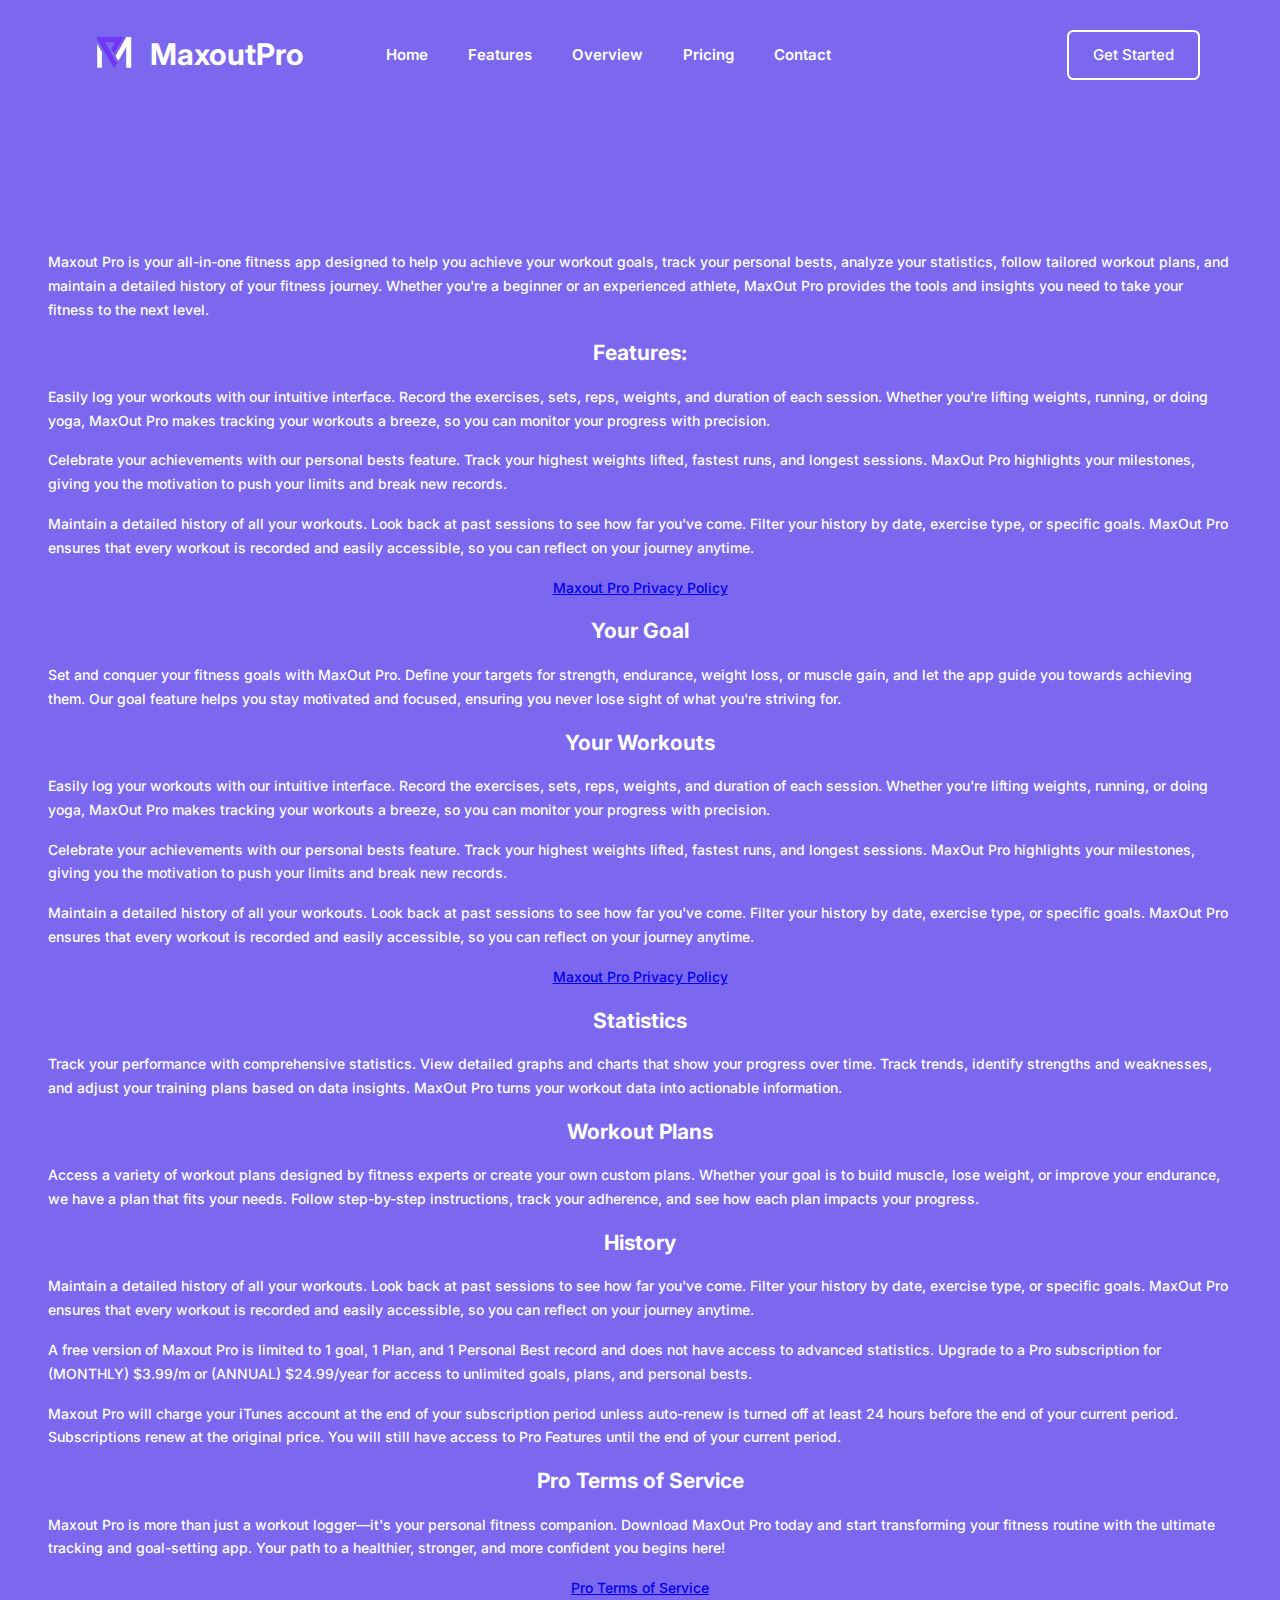
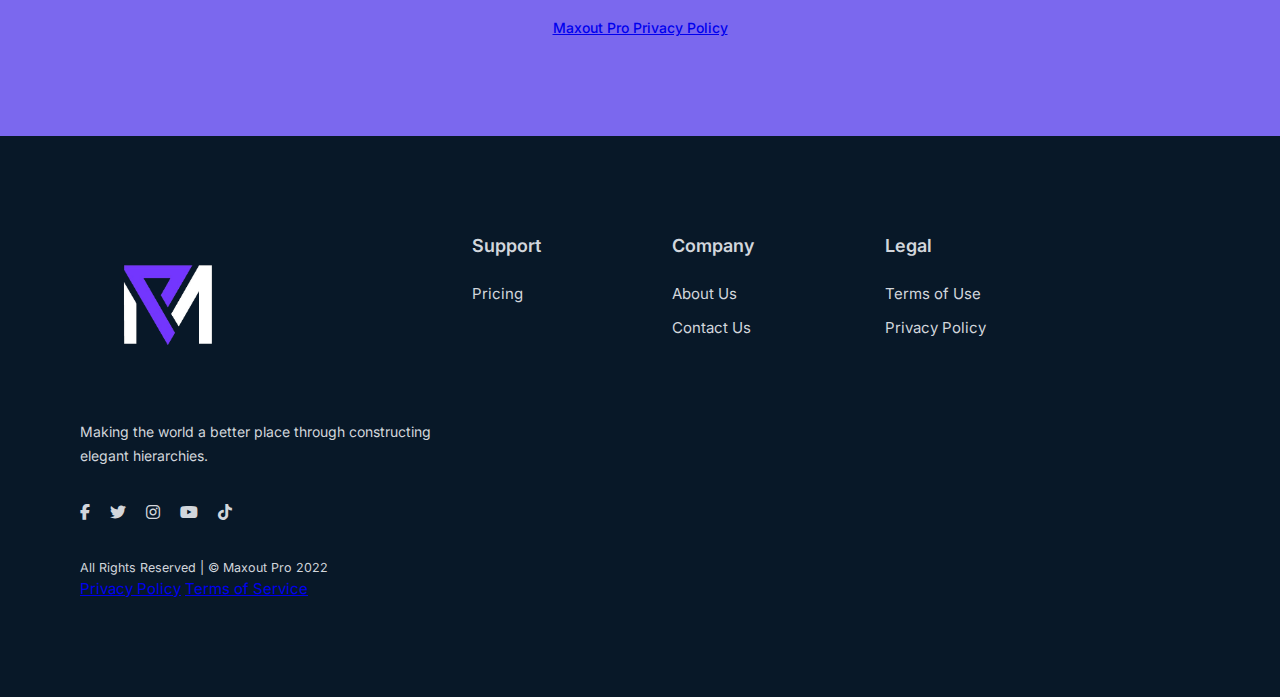
<file: about.html>
<!DOCTYPE html>
<html lang="en">
<head>
    <meta charset="UTF-8">
    <meta name="viewport" content="width=device-width, initial-scale=1.0">
    <link rel="icon" type="image/x-icon" href="./images/favicon.svg?">
    <link rel="stylesheet" href="style.css">
    <link rel="stylesheet" href="https://cdnjs.cloudflare.com/ajax/libs/font-awesome/6.2.0/css/all.min.css">
    <script defer src="app.js"></script>
    <title>About Us -</title>
</head>
<body>
    <div class="preloader">
        <span class="preloader__circle"></span>
        <span class="preloader__circle preloader__circle--two"></span>
    </div>

    <a href="#" class="go-top" aria-label="Go back to top"><i class="fa-solid fa-chevron-up"></i></a>

    <nav>
        <a href="#" class="nav__logo">
            <img width="70px" src="./images/mpLogo2Tp.png" alt="Logo | Maxout Pro" class="nav__logo-white">
            <img width="70px" src="./images/mpLogoTP.png" alt="Logo | Maxout Pro" class="nav__logo-orange">
            <h1 class="nav__logo-white" style="align-self: center; color: white;">MaxoutPro</h1> 
            <h1 class="nav__logo-orange" style="align-self: center; color: #081828;">MaxoutPro</h1> 
        </a>
        
        <ul class="nav__links">
            <li><a href="index.html#header">Home</a></li>
            <li><a href="index.html#features">Features</a></li>
            <li><a href="index.html#overview">Overview</a></li>
            <li><a href="index.html#pricing">Pricing</a></li>
            <li><a href="#">Contact</a></li>
        </ul>
        <div class="nav__menu">
            <div class="hamburger"></div>
        </div>
        <a href="#" class="nav__cta">Get Started</a>
    </nav>

    <header class="contact__header">
        <br />
        <br />
        <h1 class="fadeFromLeft">About Us</h1>
        <p>Maxout Pro is your all-in-one fitness app designed to help you achieve your workout goals, track your personal bests, analyze your statistics, follow tailored workout plans, and maintain a detailed history of your fitness journey. Whether you're a beginner or an experienced athlete, MaxOut Pro provides the tools and insights you need to take your fitness to the next level.</p>

        <h2>Features:</h2>
        <p>Easily log your workouts with our intuitive interface. Record the exercises, sets, reps, weights, and duration of each session. Whether you're lifting weights, running, or doing yoga, MaxOut Pro makes tracking your workouts a breeze, so you can monitor your progress with precision.</p>
        <p>Celebrate your achievements with our personal bests feature. Track your highest weights lifted, fastest runs, and longest sessions. MaxOut Pro highlights your milestones, giving you the motivation to push your limits and break new records.</p>
        <p>Maintain a detailed history of all your workouts. Look back at past sessions to see how far you've come. Filter your history by date, exercise type, or specific goals. MaxOut Pro ensures that every workout is recorded and easily accessible, so you can reflect on your journey anytime.</p>
        
        <p><a href="https://maxoutpro.vercel.app/privacy.html">Maxout Pro Privacy Policy</a></p>

        <h2>Your Goal</h2>
        <p>Set and conquer your fitness goals with MaxOut Pro. Define your targets for strength, endurance, weight loss, or muscle gain, and let the app guide you towards achieving them. Our goal feature helps you stay motivated and focused, ensuring you never lose sight of what you're striving for.</p>
        
        <h2>Your Workouts</h2>
        <p>Easily log your workouts with our intuitive interface. Record the exercises, sets, reps, weights, and duration of each session. Whether you're lifting weights, running, or doing yoga, MaxOut Pro makes tracking your workouts a breeze, so you can monitor your progress with precision.</p>
        <p>Celebrate your achievements with our personal bests feature. Track your highest weights lifted, fastest runs, and longest sessions. MaxOut Pro highlights your milestones, giving you the motivation to push your limits and break new records.</p>
        <p>Maintain a detailed history of all your workouts. Look back at past sessions to see how far you've come. Filter your history by date, exercise type, or specific goals. MaxOut Pro ensures that every workout is recorded and easily accessible, so you can reflect on your journey anytime.</p>
        
        <p><a href="https://maxoutpro.vercel.app/privacy.html">Maxout Pro Privacy Policy</a></p>

        <h2>Statistics</h2>
        <p>Track your performance with comprehensive statistics. View detailed graphs and charts that show your progress over time. Track trends, identify strengths and weaknesses, and adjust your training plans based on data insights. MaxOut Pro turns your workout data into actionable information.</p>

        <h2>Workout Plans</h2>
        <p>Access a variety of workout plans designed by fitness experts or create your own custom plans. Whether your goal is to build muscle, lose weight, or improve your endurance, we have a plan that fits your needs. Follow step-by-step instructions, track your adherence, and see how each plan impacts your progress.</p>

        <h2>History</h2>
        <p>Maintain a detailed history of all your workouts. Look back at past sessions to see how far you've come. Filter your history by date, exercise type, or specific goals. MaxOut Pro ensures that every workout is recorded and easily accessible, so you can reflect on your journey anytime.</p>
        
        <p>A free version of Maxout Pro is limited to 1 goal, 1 Plan, and 1 Personal Best record and does not have access to advanced statistics. Upgrade to a Pro subscription for (MONTHLY) $3.99/m or (ANNUAL) $24.99/year for access to unlimited goals, plans, and personal bests.</p>
        
        <p>Maxout Pro will charge your iTunes account at the end of your subscription period unless auto-renew is turned off at least 24 hours before the end of your current period. Subscriptions renew at the original price. You will still have access to Pro Features until the end of your current period.</p>
        
        <h2>Pro Terms of Service</h2>
        <p>Maxout Pro is more than just a workout logger—it's your personal fitness companion. Download MaxOut Pro today and start transforming your fitness routine with the ultimate tracking and goal-setting app. Your path to a healthier, stronger, and more confident you begins here!</p>

        <p><a href="https://maxoutpro.vercel.app/terms.html">Pro Terms of Service</a></p>
        <p><a href="https://maxoutpro.vercel.app/privacy.html">Maxout Pro Privacy Policy</a></p>
    </header>

    <footer>
        <div class="footer__top">
            <div class="footer__intro">
                <a href="#"><img src="./images/mpLogo2Tp.png" alt="Home | Maxout Pro" class="footer__intro--logo"></a>
                <p>Making the world a better place through constructing elegant hierarchies.</p>
                <ul class="footer__intro--media-links">
                    <li><a href="https://www.facebook.com/profile.php?id=61558591302650" aria-label="Facebook"><i class="fa-brands fa-facebook-f"></i></a></li>
                    <li><a href="https://twitter.com/maxout_pro" aria-label="Twitter"><i class="fa-brands fa-twitter"></i></a></li>
                    <li><a href="https://www.instagram.com/maxout_pro/" aria-label="Instagram"><i class="fa-brands fa-instagram"></i></a></li>
                    <li><a href="https://www.youtube.com/channel/UCfcnWR9Qm_kBeBlBFlAwFJQ" aria-label="Youtube"><i class="fa-brands fa-youtube"></i></a></li>
                    <li><a href="#" aria-label="Tik Tok"><i class="fa-brands fa-tiktok"></i></a></li>
                </ul>
            </div>
            <div class="footer__grids">
                <section class="footer__grid">
                    <h3>Support</h3>
                    <ul class="footer__grid--list">
                        <li><a href="index.html#pricing">Pricing</a></li>
                    </ul>
                </section>
                <section class="footer__grid">
                    <h3>Company</h3>
                    <ul class="footer__grid--list">
                        <li><a href="about.html">About Us</a></li>
                        <li><a href="contact.html">Contact Us</a></li>
                    </ul>
                </section>
                <section class="footer__grid">
                    <h3>Legal</h3>
                    <ul class="footer__grid--list">
                        <li><a href="terms.html">Terms of Use</a></li>
                        <li><a href="privacy.html">Privacy Policy</a></li>
                    </ul>
                </section>
            </div>
        </div>
        <div class="footer__bottom">
            <small>All Rights Reserved | &copy; Maxout Pro 2022</small>
            <div class="footer__bottom--links">
                <a href="privacy.html">Privacy Policy</a>
                <a href="terms.html">Terms of Service</a>
            </div>
        </div>
    </footer>
</body>
</html>
</file>
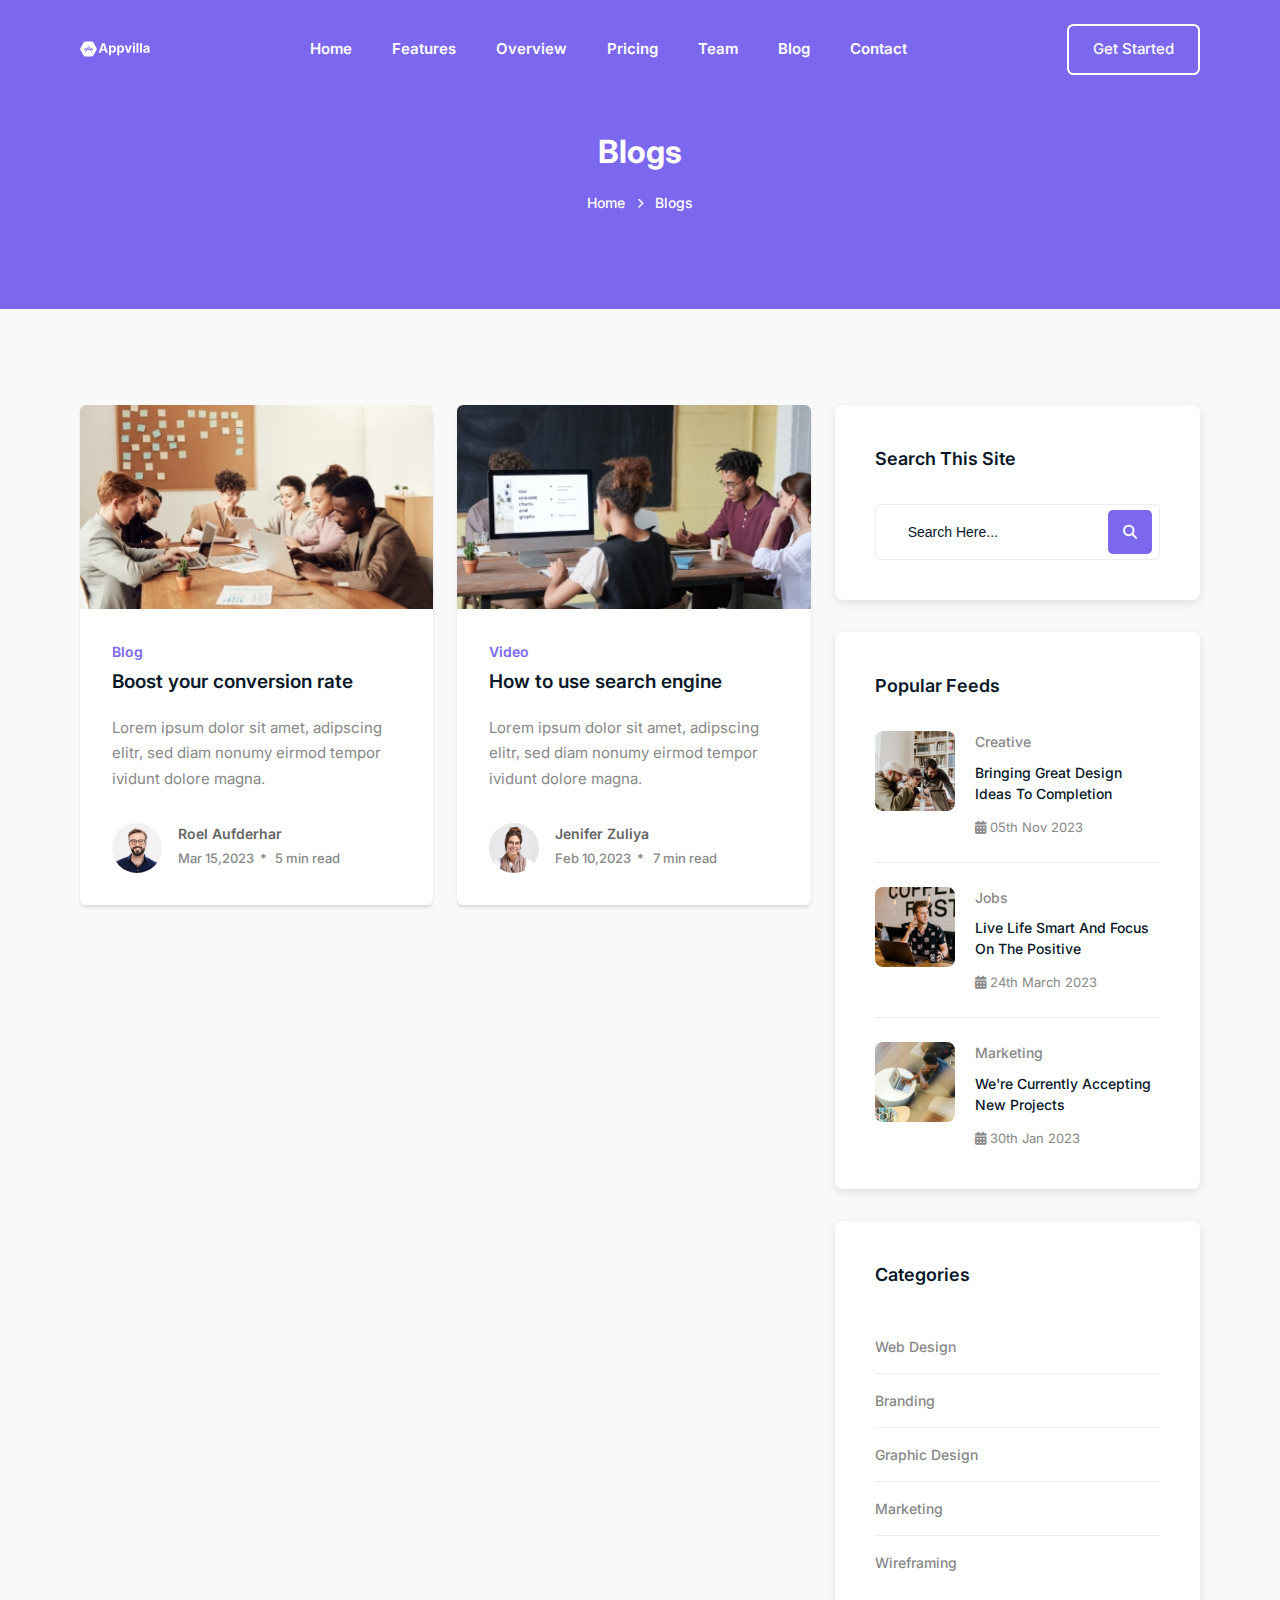
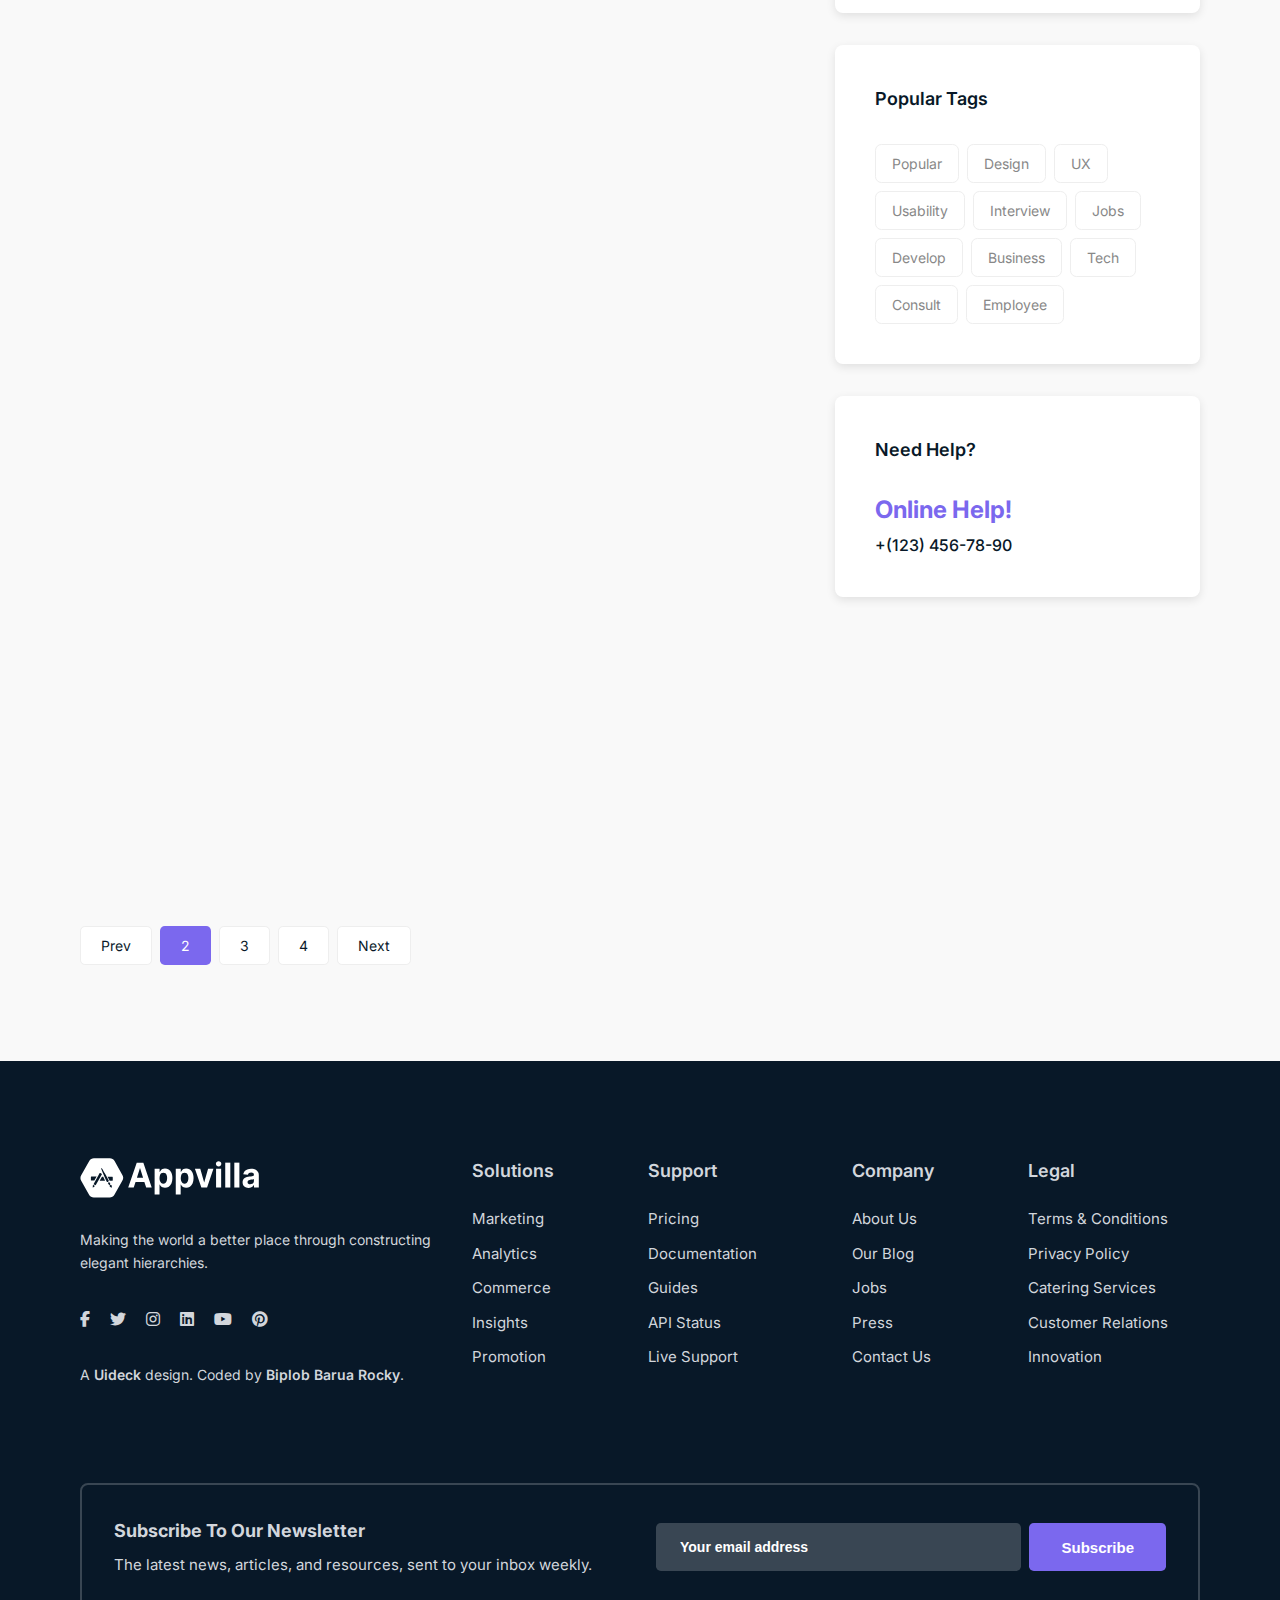
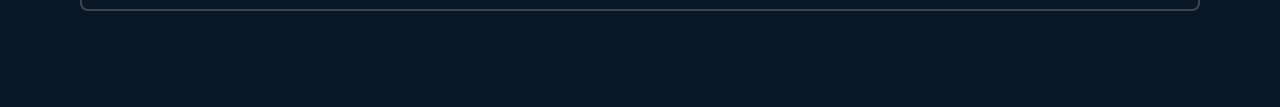
<file: blog.html>
<!DOCTYPE html>
<html lang="en">
<head>
    <meta charset="UTF-8">
    <meta name="viewport" content="width=device-width, initial-scale=1.0">
    <link rel="icon" type="image/x-icon" href="./images/favicon.svg?">
    <link rel="stylesheet" href="style.css">
    <link rel="stylesheet" href="https://cdnjs.cloudflare.com/ajax/libs/font-awesome/6.2.0/css/all.min.css">
    <script defer src="app.js"></script>
    <title>Blogs - App For Everyone</title>
</head>
<body>
    <div class="preloader">
        <span class="preloader__circle"></span>
        <span class="preloader__circle preloader__circle--two"></span>
    </div>

    <a href="#" class="go-top" aria-label="Go back to top"><i class="fa-solid fa-chevron-up"></i></a>

    <nav>
        <a href="index.html" class="nav__logo">
            <img src="./images/white-logo.svg" alt="Logo | Appvilla" class="nav__logo-white">
            <img src="./images/logo.svg" alt="Logo | Appvilla" class="nav__logo-orange">
        </a>
        <ul class="nav__links">
            <li><a href="index.html#header">Home</a></li>
            <li><a href="index.html#features">Features</a></li>
            <li><a href="index.html#overview">Overview</a></li>
            <li><a href="index.html#pricing">Pricing</a></li>
            <li><a href="index.html#team">Team</a></li>
            <li><a href="#">Blog</a></li>
            <li><a href="contact.html">Contact</a></li>
        </ul>
        <div class="nav__menu">
            <div class="hamburger"></div>
        </div>
        <a href="#" class="nav__cta">Get Started</a>
    </nav>

    <header class="blog__header">
        <h1 class="fadeFromLeft">Blogs</h1>
        <div class="blog__header--nav fadeFromRight">
            <a href="index.html">Home</a><i class="fa-solid fa-chevron-right"></i><span>Blogs</span>
        </div>
    </header>

    <main class="blog__main">
        <div class="blog__main-left">
            <div class="blogs__grid">
                <a href="blog.html" class="blog fadeFromTop" aria-label="blog | Appvilla">
                    <div class="blog__img">
                        <img src="./images/blog-1.jpg" alt="blog">
                    </div>
                    <div class="blog__text">
                        <h5>Blog</h5>
                        <h4>Boost your conversion rate</h4>
                        <p>Lorem ipsum dolor sit amet, adipscing elitr, sed diam nonumy eirmod tempor ividunt dolore magna.</p>
                        <div class="blog__text-profile">
                            <img src="./images/comment1.jpg" alt="Roel Aufderhar">
                            <div>
                                <h5>Roel Aufderhar</h5>
                                <p>Mar 15,2023<span>*   </span>5 min read</p>
                            </div>
                        </div>
                    </div>
                </a>
                <a href="blog.html" class="blog fadeFromTop" aria-label="blog | Appvilla">
                    <div class="blog__img">
                        <img src="./images/blog-2.jpg" alt="blog">
                    </div>
                    <div class="blog__text">
                        <h5>Video</h5>
                        <h4>How to use search engine</h4>
                        <p>Lorem ipsum dolor sit amet, adipscing elitr, sed diam nonumy eirmod tempor ividunt dolore magna.</p>
                        <div class="blog__text-profile">
                            <img src="./images/comment2.jpg" alt="Jenifer Zuliya">
                            <div>
                                <h5>Jenifer Zuliya</h5>
                                <p>Feb 10,2023<span>*   </span>7 min read</p>
                            </div>
                        </div>
                    </div>
                </a>
                <a href="blog.html" class="blog fadeFromTop" aria-label="blog | Appvilla">
                    <div class="blog__img">
                        <img src="./images/blog-3.jpg" alt="blog">
                    </div>
                    <div class="blog__text">
                        <h5>Marketing</h5>
                        <h4>Awesome ways to boost sales</h4>
                        <p>Lorem ipsum dolor sit amet, adipscing elitr, sed diam nonumy eirmod tempor ividunt dolore magna.</p>
                        <div class="blog__text-profile">
                            <img src="./images/comment3.jpg" alt="Roel Aufderhar">
                            <div>
                                <h5>Roel Aufderhar</h5>
                                <p>Jan 20,2023<span>*   </span>6 min read</p>
                            </div>
                        </div>
                    </div>
                </a>
                <a href="blog.html" class="blog fadeFromTop" aria-label="blog | Appvilla">
                    <div class="blog__img">
                        <img src="./images/blog-1.jpg" alt="blog">
                    </div>
                    <div class="blog__text">
                        <h5>Blog</h5>
                        <h4>Boost your conversion rate</h4>
                        <p>Lorem ipsum dolor sit amet, adipscing elitr, sed diam nonumy eirmod tempor ividunt dolore magna.</p>
                        <div class="blog__text-profile">
                            <img src="./images/comment1.jpg" alt="Roel Aufderhar">
                            <div>
                                <h5>Roel Aufderhar</h5>
                                <p>Mar 15,2023<span>*   </span>5 min read</p>
                            </div>
                        </div>
                    </div>
                </a>
                <a href="blog.html" class="blog fadeFromTop" aria-label="blog | Appvilla">
                    <div class="blog__img">
                        <img src="./images/blog-2.jpg" alt="blog">
                    </div>
                    <div class="blog__text">
                        <h5>Video</h5>
                        <h4>How to use search engine</h4>
                        <p>Lorem ipsum dolor sit amet, adipscing elitr, sed diam nonumy eirmod tempor ividunt dolore magna.</p>
                        <div class="blog__text-profile">
                            <img src="./images/comment2.jpg" alt="Jenifer Zuliya">
                            <div>
                                <h5>Jenifer Zuliya</h5>
                                <p>Feb 10,2023<span>*   </span>7 min read</p>
                            </div>
                        </div>
                    </div>
                </a>
                <a href="blog.html" class="blog fadeFromTop" aria-label="blog | Appvilla">
                    <div class="blog__img">
                        <img src="./images/blog-3.jpg" alt="blog">
                    </div>
                    <div class="blog__text">
                        <h5>Marketing</h5>
                        <h4>Awesome ways to boost sales</h4>
                        <p>Lorem ipsum dolor sit amet, adipscing elitr, sed diam nonumy eirmod tempor ividunt dolore magna.</p>
                        <div class="blog__text-profile">
                            <img src="./images/comment3.jpg" alt="Roel Aufderhar">
                            <div>
                                <h5>Roel Aufderhar</h5>
                                <p>Jan 20,2023<span>*   </span>6 min read</p>
                            </div>
                        </div>
                    </div>
                </a>
                <a href="blog.html" class="blog fadeFromTop" aria-label="blog | Appvilla">
                    <div class="blog__img">
                        <img src="./images/blog-1.jpg" alt="blog">
                    </div>
                    <div class="blog__text">
                        <h5>Blog</h5>
                        <h4>Boost your conversion rate</h4>
                        <p>Lorem ipsum dolor sit amet, adipscing elitr, sed diam nonumy eirmod tempor ividunt dolore magna.</p>
                        <div class="blog__text-profile">
                            <img src="./images/comment1.jpg" alt="Roel Aufderhar">
                            <div>
                                <h5>Roel Aufderhar</h5>
                                <p>Mar 15,2023<span>*   </span>5 min read</p>
                            </div>
                        </div>
                    </div>
                </a>
                <a href="blog.html" class="blog fadeFromTop" aria-label="blog | Appvilla">
                    <div class="blog__img">
                        <img src="./images/blog-2.jpg" alt="blog">
                    </div>
                    <div class="blog__text">
                        <h5>Video</h5>
                        <h4>How to use search engine</h4>
                        <p>Lorem ipsum dolor sit amet, adipscing elitr, sed diam nonumy eirmod tempor ividunt dolore magna.</p>
                        <div class="blog__text-profile">
                            <img src="./images/comment2.jpg" alt="Jenifer Zuliya">
                            <div>
                                <h5>Jenifer Zuliya</h5>
                                <p>Feb 10,2023<span>*   </span>7 min read</p>
                            </div>
                        </div>
                    </div>
                </a>
            </div>
            <ul class="pagination">
                <li><a href="#">Prev</a></li>
                <li><a href="#" class="page-active">2</a></li>
                <li><a href="#">3</a></li>
                <li><a href="#">4</a></li>
                <li><a href="#">Next</a></li>
            </ul>
        </div>
        <div class="blog__main-right">
            <section class="search">
                <h2>Search this site</h2>
                <form action="#">
                    <input type="text" placeholder="Search Here...">
                    <button type="submit" aria-label="search"><i class="fa-solid fa-magnifying-glass"></i></button>
                </form>
            </section>
            <section class="feeds">
                <h2>Popular feeds</h2>
                <a href="#" class="feed">
                    <div class="feed__img"><img src="./images/blog-sidebar-1.jpg" alt=""></div>
                    <section class="feed__text">
                        <span class="feed__text--category">Creative</span>
                        <h3>Bringing great design ideas to completion</h3>
                        <p><i class="fa-solid fa-calendar-days"></i><span>05th Nov 2023</span></p>
                    </section>
                </a>
                <hr>
                <a href="#" class="feed">
                    <div class="feed__img"><img src="./images/blog-sidebar-2.jpg" alt=""></div>
                    <section class="feed__text">
                        <span class="feed__text--category">Jobs</span>
                        <h3>Live life smart and focus on the positive</h3>
                        <p><i class="fa-solid fa-calendar-days"></i><span>24th March 2023</span></p>
                    </section>
                </a>
                <hr>
                <a href="#" class="feed">
                    <div class="feed__img"><img src="./images/blog-sidebar-3.jpg" alt=""></div>
                    <section class="feed__text">
                        <span class="feed__text--category">Marketing</span>
                        <h3>We're currently accepting new projects</h3>
                        <p><i class="fa-solid fa-calendar-days"></i><span>30th Jan 2023</span></p>
                    </section>
                </a>
            </section>
            <section class="categories">
                <h2>Categories</h2>
                <ul class="categories__list">
                    <li><a href="#">Web design</a></li>
                    <li><a href="#">Branding</a></li>
                    <li><a href="#">Graphic design</a></li>
                    <li><a href="#">Marketing</a></li>
                    <li><a href="#">Wireframing</a></li>
                </ul>
            </section>
            <section class="tags">
                <h2>Popular tags</h2>
                <ul class="tags__list">
                    <li><a href="#">Popular</a></li>
                    <li><a href="#">Design</a></li>
                    <li><a href="#">UX</a></li>
                    <li><a href="#">Usability</a></li>
                    <li><a href="#">Interview</a></li>
                    <li><a href="#">Jobs</a></li>
                    <li><a href="#">Develop</a></li>
                    <li><a href="#">Business</a></li>
                    <li><a href="#">Tech</a></li>
                    <li><a href="#">Consult</a></li>
                    <li><a href="#">Employee</a></li>
                </ul>
            </section>
            <section class="help">
                <h2>Need help?</h2>
                <p>Online help!</p>
                <a href="tel:+(123) 456-78-90">+(123) 456-78-90</a>
            </section>
        </div>
    </main>

    <footer>
        <div class="footer__top">
            <div class="footer__intro">
                <a href="#"><img src="./images/white-logo.svg" alt="Home | Appvilla" class="footer__intro--logo"></a>
                <p>Making the world a better place through constructing elegant hierarchies.</p>
                <ul class="footer__intro--media-links">
                    <li><a href="#" aria-label="Facebook"><i class="fa-brands fa-facebook-f"></i></a></li>
                    <li><a href="#" aria-label="Twitter"><i class="fa-brands fa-twitter"></i></a></li>
                    <li><a href="#" aria-label="Instagram"><i class="fa-brands fa-instagram"></i></a></li>
                    <li><a href="#" aria-label="Linkedin"><i class="fa-brands fa-linkedin"></i></a></li>
                    <li><a href="#" aria-label="Youtube"><i class="fa-brands fa-youtube"></i></a></li>
                    <li><a href="#" aria-label="Pinterest"><i class="fa-brands fa-pinterest"></i></a></li>
                </ul>
                <p class="footer__intro--copyright">A <a href="#">Uideck</a> design. Coded by <a href="#">Biplob Barua Rocky</a>.</p>
            </div>
            <div class="footer__grids">
                <section class="footer__grid">
                    <h3>Solutions</h3>
                    <ul class="footer__grid--list">
                        <li><a href="#">Marketing</a></li>
                        <li><a href="#">Analytics</a></li>
                        <li><a href="#">Commerce</a></li>
                        <li><a href="#">Insights</a></li>
                        <li><a href="#">Promotion</a></li>
                    </ul>
                </section>
                <section class="footer__grid">
                    <h3>Support</h3>
                    <ul class="footer__grid--list">
                        <li><a href="#">Pricing</a></li>
                        <li><a href="#">Documentation</a></li>
                        <li><a href="#">Guides</a></li>
                        <li><a href="#">API Status</a></li>
                        <li><a href="#">Live Support</a></li>
                    </ul>
                </section>
                <section class="footer__grid">
                    <h3>Company</h3>
                    <ul class="footer__grid--list">
                        <li><a href="#">About Us</a></li>
                        <li><a href="#">Our Blog</a></li>
                        <li><a href="#">Jobs</a></li>
                        <li><a href="#">Press</a></li>
                        <li><a href="#">Contact Us</a></li>
                    </ul>
                </section>
                <section class="footer__grid">
                    <h3>Legal</h3>
                    <ul class="footer__grid--list">
                        <li><a href="#">Terms & Conditions</a></li>
                        <li><a href="#">Privacy Policy</a></li>
                        <li><a href="#">Catering Services</a></li>
                        <li><a href="#">Customer Relations</a></li>
                        <li><a href="#">Innovation</a></li>
                    </ul>
                </section>
            </div>
        </div>
        <div class="newsletter">
            <div class="newsletter__text">
                <h3>Subscribe To Our Newsletter</h3>
                <p>The latest news, articles, and resources, sent to your inbox weekly.</p>
            </div>
            <form action="#" class="newsletter__form">
                <input type="email" placeholder="Your email address">
                <button type="submit">Subscribe</button>
            </form>
        </div>
    </footer>
    <script src="https://cdn.jsdelivr.net/npm/swiper@8/swiper-bundle.min.js"></script>
</body>
</html>
</file>
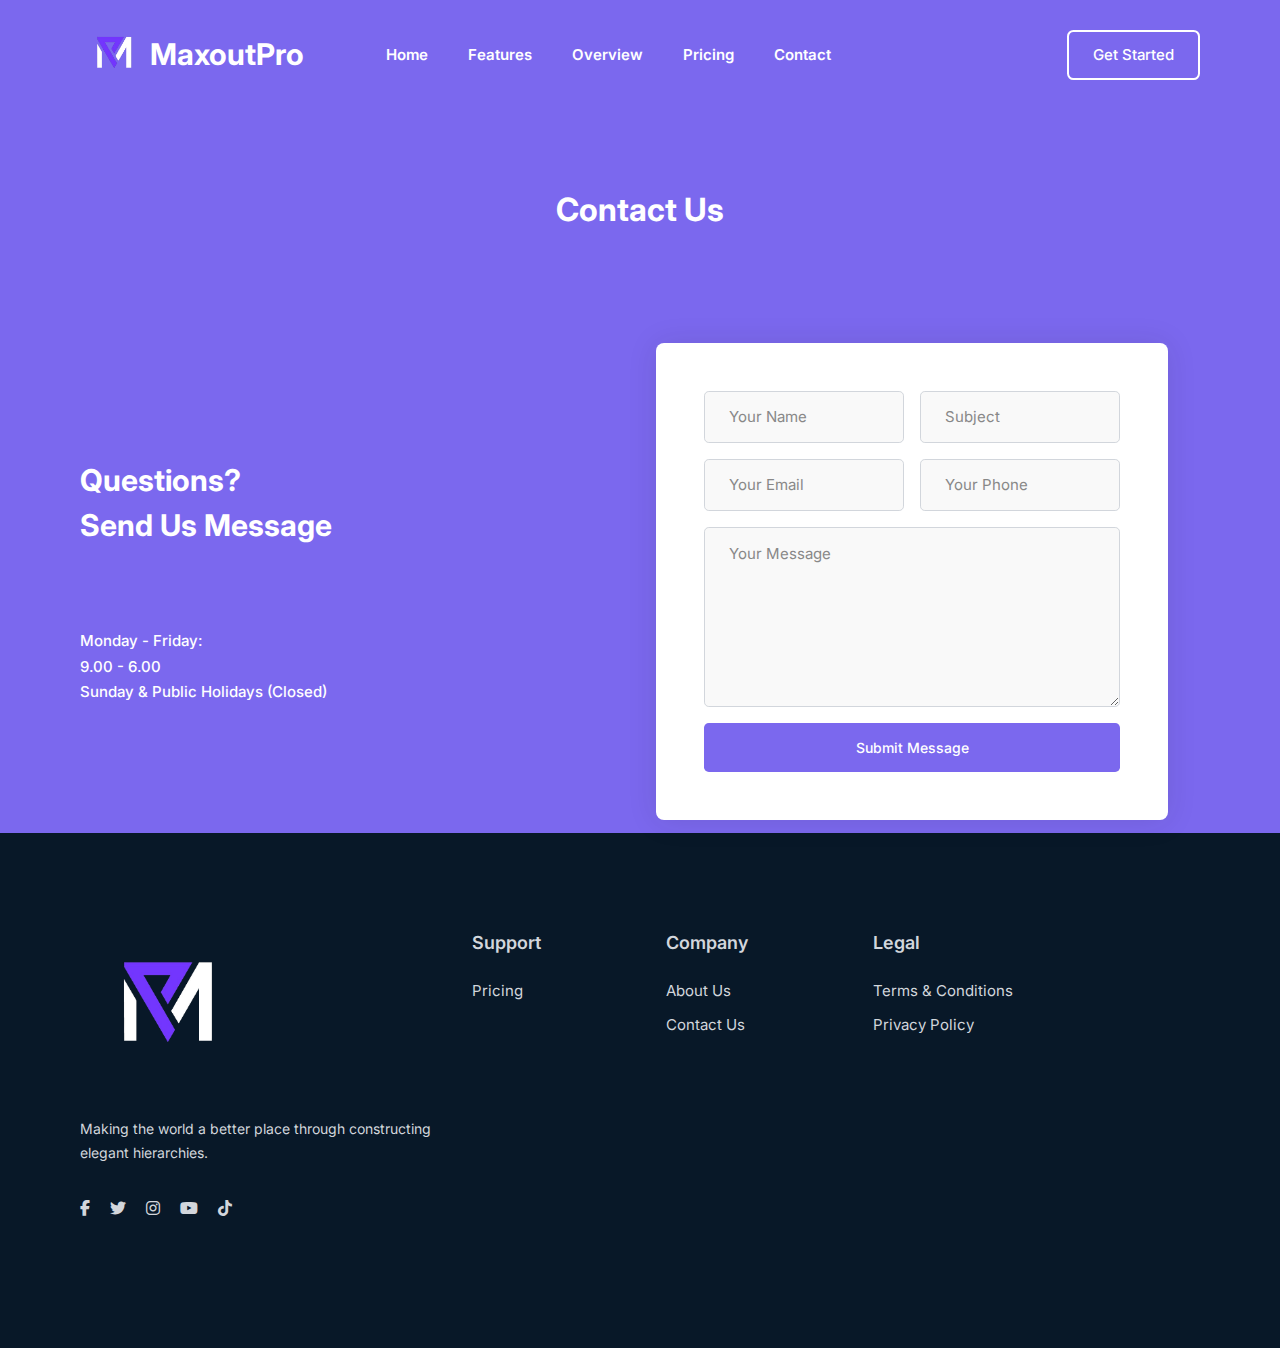
<file: contact.html>
<!DOCTYPE html>
<html lang="en">
<head>
    <meta charset="UTF-8">
    <meta name="viewport" content="width=device-width, initial-scale=1.0">
    <link rel="icon" type="image/x-icon" href="./images/favicon.svg?">
    <link rel="stylesheet" href="style.css">
    <link rel="stylesheet" href="https://cdnjs.cloudflare.com/ajax/libs/font-awesome/6.2.0/css/all.min.css">
    <script defer src="app.js"></script>
    <title>Contact Us -</title>
</head>
<body>
    <div class="preloader">
        <span class="preloader__circle"></span>
        <span class="preloader__circle preloader__circle--two"></span>
    </div>

    <a href="#" class="go-top" aria-label="Go back to top"><i class="fa-solid fa-chevron-up"></i></a>

    <nav>
        <a href="#" class="nav__logo">
            <img width="70px" src="./images/mpLogo2Tp.png" alt="Logo | Maxout Pro" class="nav__logo-white">
            <img   width="70px" src="./images/mpLogoTP.png" alt="Logo | Maxout Pro" class="nav__logo-orange">
            <h1 class="nav__logo-white" style=" align-self: center; color: white; ">MaxoutPro</h1> 
            <h1 class="nav__logo-orange" style=" align-self: center; color: #081828; ">MaxoutPro</h1> 
        </a>
        
        <ul class="nav__links">
            <li><a href="index.html#header">Home</a></li>
            <li><a href="index.html#features">Features</a></li>
            <li><a href="index.html#overview">Overview</a></li>
            <li><a href="index.html#pricing">Pricing</a></li>
            <li><a href="#">Contact</a></li>
        </ul>
        <div class="nav__menu">
            <div class="hamburger"></div>
        </div>
        <a href="#" class="nav__cta">Get Started</a>
    </nav>

    <header class="contact__header">
        <br />
        <br />
        <h1 class="fadeFromLeft">Contact Us</h1>
        <!-- <div class="contact__header--nav fadeFromRight">
            <a href="index.html">Home</a><i class="fa-solid fa-chevron-right"></i><span>Contact Us</span>
        </div> -->
    </header>

    <!-- <div class="contact" style="height: 20px;">
         <section class="contact__text">
            <h3 class="fadeFromTop">Contact</h3>
            <h2 class="fadeFromTop">We'd love to help you</h2>
            <p class="fadeFromTop">There are many variations of passages of Lorem Ipsum available, but the majority have suffered alteration in some form.</p>
        </section> -->
        <!-- <div class="contact__grids">
            <div class="contact__grid fadeFromTop">
                <div><i class="fa-solid fa-map-location-dot"></i></div>
                <section class="contact__grid--text">
                    <h3>Address</h3>
                    <a href="https://goo.gl/maps/2acuBK1gwU3TLuRGA">Minneapolis, Minnesota, 55401, USA</a>
                </section>
            </div>
            <div class="contact__grid fadeFromTop">
                <div><i class="fa-solid fa-globe"></i></div>
                <section class="contact__grid--text">
                    <h3>Official Social Media</h3>
                    <ul class="footer__intro--media-links">
                        <li><a href="http://www.Facebook.com/maxout_pro" aria-label="Facebook"><i class="fa-brands fa-facebook-f"></i></a></li>
                        <li><a href="http://www.Twitter.com/maxout_pro" aria-label="Twitter"><i class="fa-brands fa-twitter"></i></a></li>
                        <li><a href="http://www.Instagram.com/maxout_pro" aria-label="Instagram"><i class="fa-brands fa-instagram"></i></a></li>
                        <li><a href="http://www.Youtube.com/maxout_pro" aria-label="Youtube"><i class="fa-brands fa-youtube"></i></a></li>
                        <li><a href="http://www.tiktok.com/maxout_pro" aria-label="Pinterest"><i class="fa-brands fa-tiktok"></i></a></li>
                    </ul>
                </section>
            </div>
            <div class="contact__grid fadeFromTop">
                <div><i class="fa-solid fa-envelope"></i></div>
                <section class="contact__grid--text">
                    <h3>Mail at</h3>
                    <a href="supportteam@example.com">maxoutproapp@gmail.com</a>
                     <a href="career@example.com">career@example.com</a>
                 </section>
            </div>
        </div> 
    </div> -->

    <div class="support">
        <div class="support__text">
            <h2>Questions?<br>Send us message</h2>
            <div class="support__text--profile">
                <!-- <img src="./images/author-thumb.jpg" alt="support"> -->
               <!--  <section class="support__text--profile-text">
                    <p>HAVE A QUESTION?</p>
                    <h4>+888 445 55 678</h4>
                </section> -->
            </div>
            <div class="support__text--time">
                <p>Monday - Friday:</p>
                <p>9.00 - 6.00</p>
                <p>Sunday & Public Holidays (Closed)</p>
<!--                 <a href="#"><span>Request a callback</span> <i class="fa-solid fa-right-long"></i></a>
 -->            </div>
        </div>
        <div class="support__form-container">
            <form action="https://formsubmit.co/6e355d1ebe0464ea61736b0abe23297b" method="post">
                <input type="text" placeholder="Your Name" name="name">
                <input type="text" placeholder="Subject" name="subject">
                <input type="email" placeholder="Your Email" name="email">
                <input type="tel" placeholder="Your Phone" name="phone">
                <textarea type="textarea" placeholder="Your Message" name="message"></textarea>
                <input type="hidden" id="contact_id" name="contact_id">
                <button name="submit" type="submit">Submit Message</button>
            </form>
        </div>
    </div>

    <!-- <div class="support__map">
        <iframe src="https://www.google.com/maps/embed?pb=!1m18!1m12!1m3!1d28339.206481061186!2d-93.2650154907856!3d44.97775319879051!2m3!1f0!2f0!3f0!3m2!1i1024!2i768!4f13.1!3m3!1m2!1s0x52b32d33116014c7%3A0x51752a0ac7be2b!2sDowntown%2C%20Minneapolis%2C%20MN!5e0!3m2!1sen!2sus!4v1666856769022!5m2!1sen!2sus" width="100%" height="450" style="border:0;" allowfullscreen="" loading="lazy" referrerpolicy="no-referrer-when-downgrade" aria-label="Downtown Minneapolis"></iframe>
    </div> -->

    <footer>
        <div class="footer__top">
            <div class="footer__intro">
                <a href="#"><img src="./images/mpLogo2Tp.png" alt="Home | Maxout Pro" class="footer__intro--logo"></a>
                <p>Making the world a better place through constructing elegant hierarchies.</p>
                <ul class="footer__intro--media-links">
                    <li><a href="https://www.facebook.com/profile.php?id=61558591302650" aria-label="Facebook"><i class="fa-brands fa-facebook-f"></i></a></li>
                    <li><a href="https://twitter.com/maxout_pro" aria-label="Twitter"><i class="fa-brands fa-twitter"></i></a></li>
                    <li><a href="https://www.instagram.com/maxout_pro/" aria-label="Instagram"><i class="fa-brands fa-instagram"></i></a></li>
                    <li><a href="https://www.youtube.com/channel/UCfcnWR9Qm_kBeBlBFlAwFJQ" aria-label="Youtube"><i class="fa-brands fa-youtube"></i></a></li>
                    <li><a href="#" aria-label="Tik Tok"><i class="fa-brands fa-tiktok"></i></a></li>
                </ul>
<!--                 <p class="footer__intro--copyright">A <a href="#">Uideck</a> design. Coded by <a href="#">Biplob Barua Rocky</a>.</p>
 -->            </div>
            <div class="footer__grids">
                <!-- <section class="footer__grid">
                    <h3>Solutions</h3>
                    <ul class="footer__grid--list">
                        <li><a href="#">Marketing</a></li>
                        <li><a href="#">Analytics</a></li>
                        <li><a href="#">Insights</a></li>
                    </ul>
                </section> -->
                <section class="footer__grid">
                    <h3>Support</h3>
                    <ul class="footer__grid--list">
                        <li><a href="index.html#pricing">Pricing</a></li>
                    </ul>
                </section>
                <section class="footer__grid">
                    <h3>Company</h3>
                    <ul class="footer__grid--list">
                        <li><a href="about.html">About Us</a></li>
                        <li><a href="contact.html">Contact Us</a></li>
                    </ul>
                </section>
                <section class="footer__grid">
                    <h3>Legal</h3>
                    <ul class="footer__grid--list">
                        <li><a href="terms.html">Terms & Conditions</a></li>
                        <li><a href="privacy.html">Privacy Policy</a></li>
                    </ul>
                </section>
            </div>
        </div>
       <!--  <div class="newsletter">
            <div class="newsletter__text">
                <h3>Subscribe To Our Newsletter</h3>
                <p>The latest news, articles, and resources, sent to your inbox weekly.</p>
            </div>
            <form action="#" class="newsletter__form">
                <input type="email" placeholder="Your email address">
                <button type="submit">Subscribe</button>
            </form>
        </div> -->
    </footer>
    <script src="https://cdn.jsdelivr.net/npm/swiper@8/swiper-bundle.min.js"></script>
    <script>
        // Generate a random identifier
        function generateRandomId() {
            return Math.random().toString(36).substr(2, 10); // Generates a random string of 10 characters
        }
    
        // Set the value of the contact_id input field to the generated random identifier
        document.getElementById('contact_id').value = generateRandomId();
    </script>
</body>
</html>
</file>
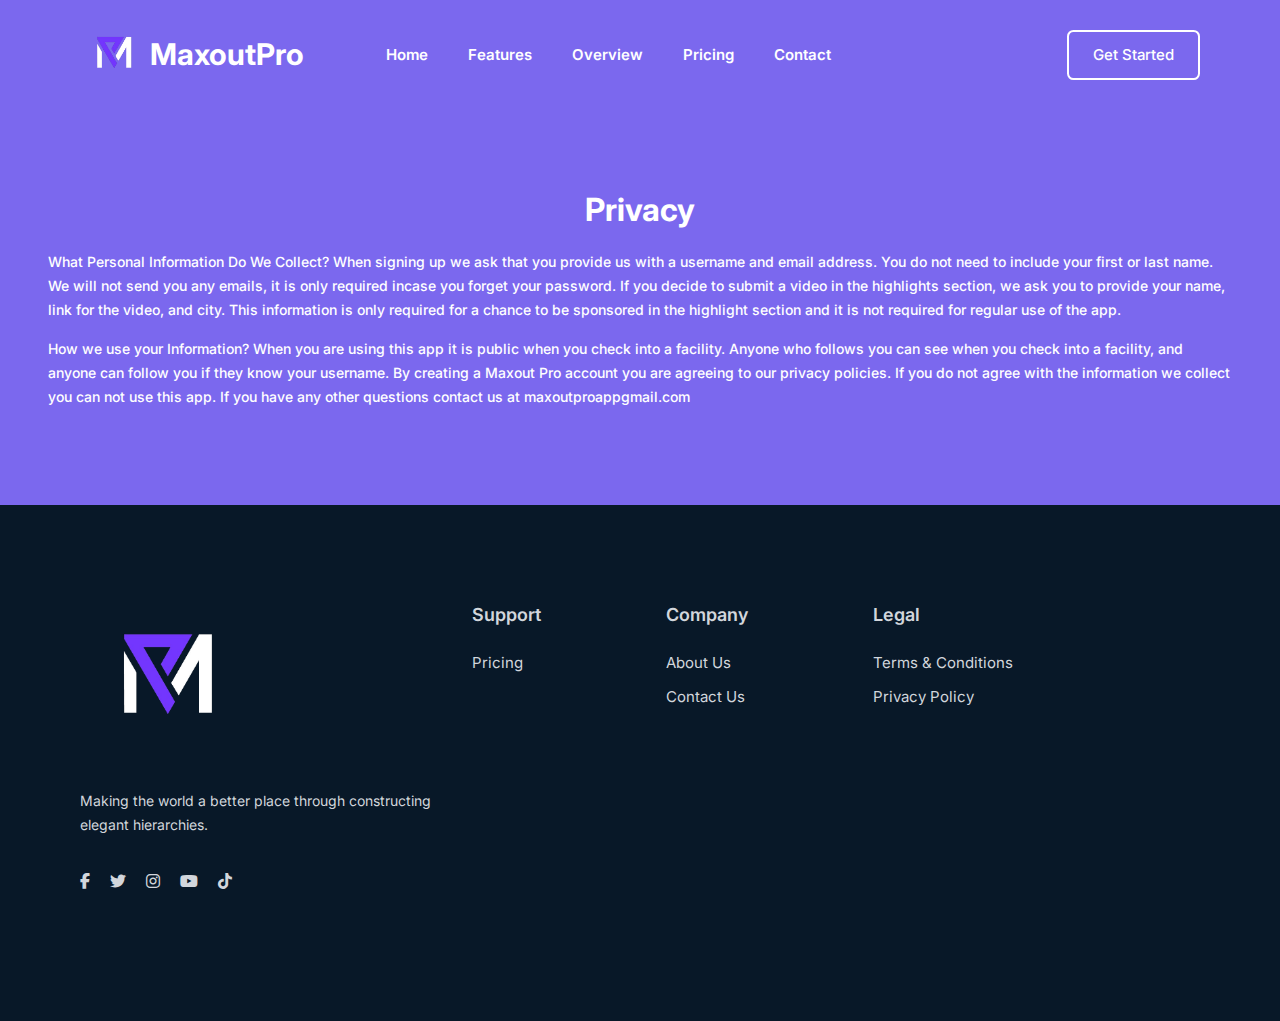
<file: privacy.html>
<!DOCTYPE html>
<html lang="en">
<head>
    <meta charset="UTF-8">
    <meta name="viewport" content="width=device-width, initial-scale=1.0">
    <link rel="icon" type="image/x-icon" href="./images/favicon.svg?">
    <link rel="stylesheet" href="style.css">
    <link rel="stylesheet" href="https://cdnjs.cloudflare.com/ajax/libs/font-awesome/6.2.0/css/all.min.css">
    <script defer src="app.js"></script>
    <title>CPrivacy -</title>
</head>
<body>
    <div class="preloader">
        <span class="preloader__circle"></span>
        <span class="preloader__circle preloader__circle--two"></span>
    </div>

    <a href="#" class="go-top" aria-label="Go back to top"><i class="fa-solid fa-chevron-up"></i></a>

    <nav>
        <a href="#" class="nav__logo">
            <img width="70px" src="./images/mpLogo2Tp.png" alt="Logo | Maxout Pro" class="nav__logo-white">
            <img   width="70px" src="./images/mpLogoTP.png" alt="Logo | Maxout Pro" class="nav__logo-orange">
            <h1 class="nav__logo-white" style=" align-self: center; color: white; ">MaxoutPro</h1> 
            <h1 class="nav__logo-orange" style=" align-self: center; color: #081828; ">MaxoutPro</h1> 
        </a>
        
        <ul class="nav__links">
            <li><a href="index.html#header">Home</a></li>
            <li><a href="index.html#features">Features</a></li>
            <li><a href="index.html#overview">Overview</a></li>
            <li><a href="index.html#pricing">Pricing</a></li>
            <li><a href="#">Contact</a></li>
        </ul>
        <div class="nav__menu">
            <div class="hamburger"></div>
        </div>
        <a href="#" class="nav__cta">Get Started</a>
    </nav>

    <header class="contact__header">
        <br />
        <br />
        <h1 class="fadeFromLeft">Privacy</h1>
        <p>What Personal Information Do We Collect?

            When signing up we ask that you provide us with a username and email address. You do not need to include your first or last name. We will not send you any emails, it is only required incase you forget your password. If you decide to submit a video in the highlights section, we ask you to provide your name, link for the video, and city. This information is only required for a chance to be sponsored in the highlight section and it is not required for regular use of the app.
        </p>
        <p>
            How we use your Information?

When you are using this app it is public when you check into a facility. Anyone who follows you can see when you check into a facility, and anyone can follow you if they know your username.

By creating a Maxout Pro account you are agreeing to our privacy policies. If you do not agree with the information we collect you can not use this app. If you have any other questions contact us at maxoutproappgmail.com

        </p>
        </header>

        <footer>
            <div class="footer__top">
                <div class="footer__intro">
                    <a href="#"><img src="./images/mpLogo2Tp.png" alt="Home | Maxout Pro" class="footer__intro--logo"></a>
                    <p>Making the world a better place through constructing elegant hierarchies.</p>
                    <ul class="footer__intro--media-links">
                        <li><a href="https://www.facebook.com/profile.php?id=61558591302650" aria-label="Facebook"><i class="fa-brands fa-facebook-f"></i></a></li>
                        <li><a href="https://twitter.com/maxout_pro" aria-label="Twitter"><i class="fa-brands fa-twitter"></i></a></li>
                        <li><a href="https://www.instagram.com/maxout_pro/" aria-label="Instagram"><i class="fa-brands fa-instagram"></i></a></li>
                        <li><a href="https://www.youtube.com/channel/UCfcnWR9Qm_kBeBlBFlAwFJQ" aria-label="Youtube"><i class="fa-brands fa-youtube"></i></a></li>
                        <li><a href="#" aria-label="Tik Tok"><i class="fa-brands fa-tiktok"></i></a></li>
                    </ul>
    <!--                 <p class="footer__intro--copyright">A <a href="#">Uideck</a> design. Coded by <a href="#">Biplob Barua Rocky</a>.</p>
     -->            </div>
                <div class="footer__grids">
                    <!-- <section class="footer__grid">
                        <h3>Solutions</h3>
                        <ul class="footer__grid--list">
                            <li><a href="#">Marketing</a></li>
                            <li><a href="#">Analytics</a></li>
                            <li><a href="#">Insights</a></li>
                        </ul>
                    </section> -->
                    <section class="footer__grid">
                        <h3>Support</h3>
                        <ul class="footer__grid--list">
                            <li><a href="index.html#pricing">Pricing</a></li>
                        </ul>
                    </section>
                    <section class="footer__grid">
                        <h3>Company</h3>
                        <ul class="footer__grid--list">
                            <li><a href="about.html">About Us</a></li>
                            <li><a href="contact.html">Contact Us</a></li>
                        </ul>
                    </section>
                    <section class="footer__grid">
                        <h3>Legal</h3>
                        <ul class="footer__grid--list">
                            <li><a href="terms.html">Terms & Conditions</a></li>
                            <li><a href="privacy.html">Privacy Policy</a></li>
                        </ul>
                    </section>
                </div>
            </div>
           <!--  <div class="newsletter">
                <div class="newsletter__text">
                    <h3>Subscribe To Our Newsletter</h3>
                    <p>The latest news, articles, and resources, sent to your inbox weekly.</p>
                </div>
                <form action="#" class="newsletter__form">
                    <input type="email" placeholder="Your email address">
                    <button type="submit">Subscribe</button>
                </form>
            </div> -->
        </footer>
    <script src="https://cdn.jsdelivr.net/npm/swiper@8/swiper-bundle.min.js"></script>
    <script>
        // Generate a random identifier
        function generateRandomId() {
            return Math.random().toString(36).substr(2, 10); // Generates a random string of 10 characters
        }
    
        // Set the value of the contact_id input field to the generated random identifier
        document.getElementById('contact_id').value = generateRandomId();
    </script>
</body>
</html>
</file>
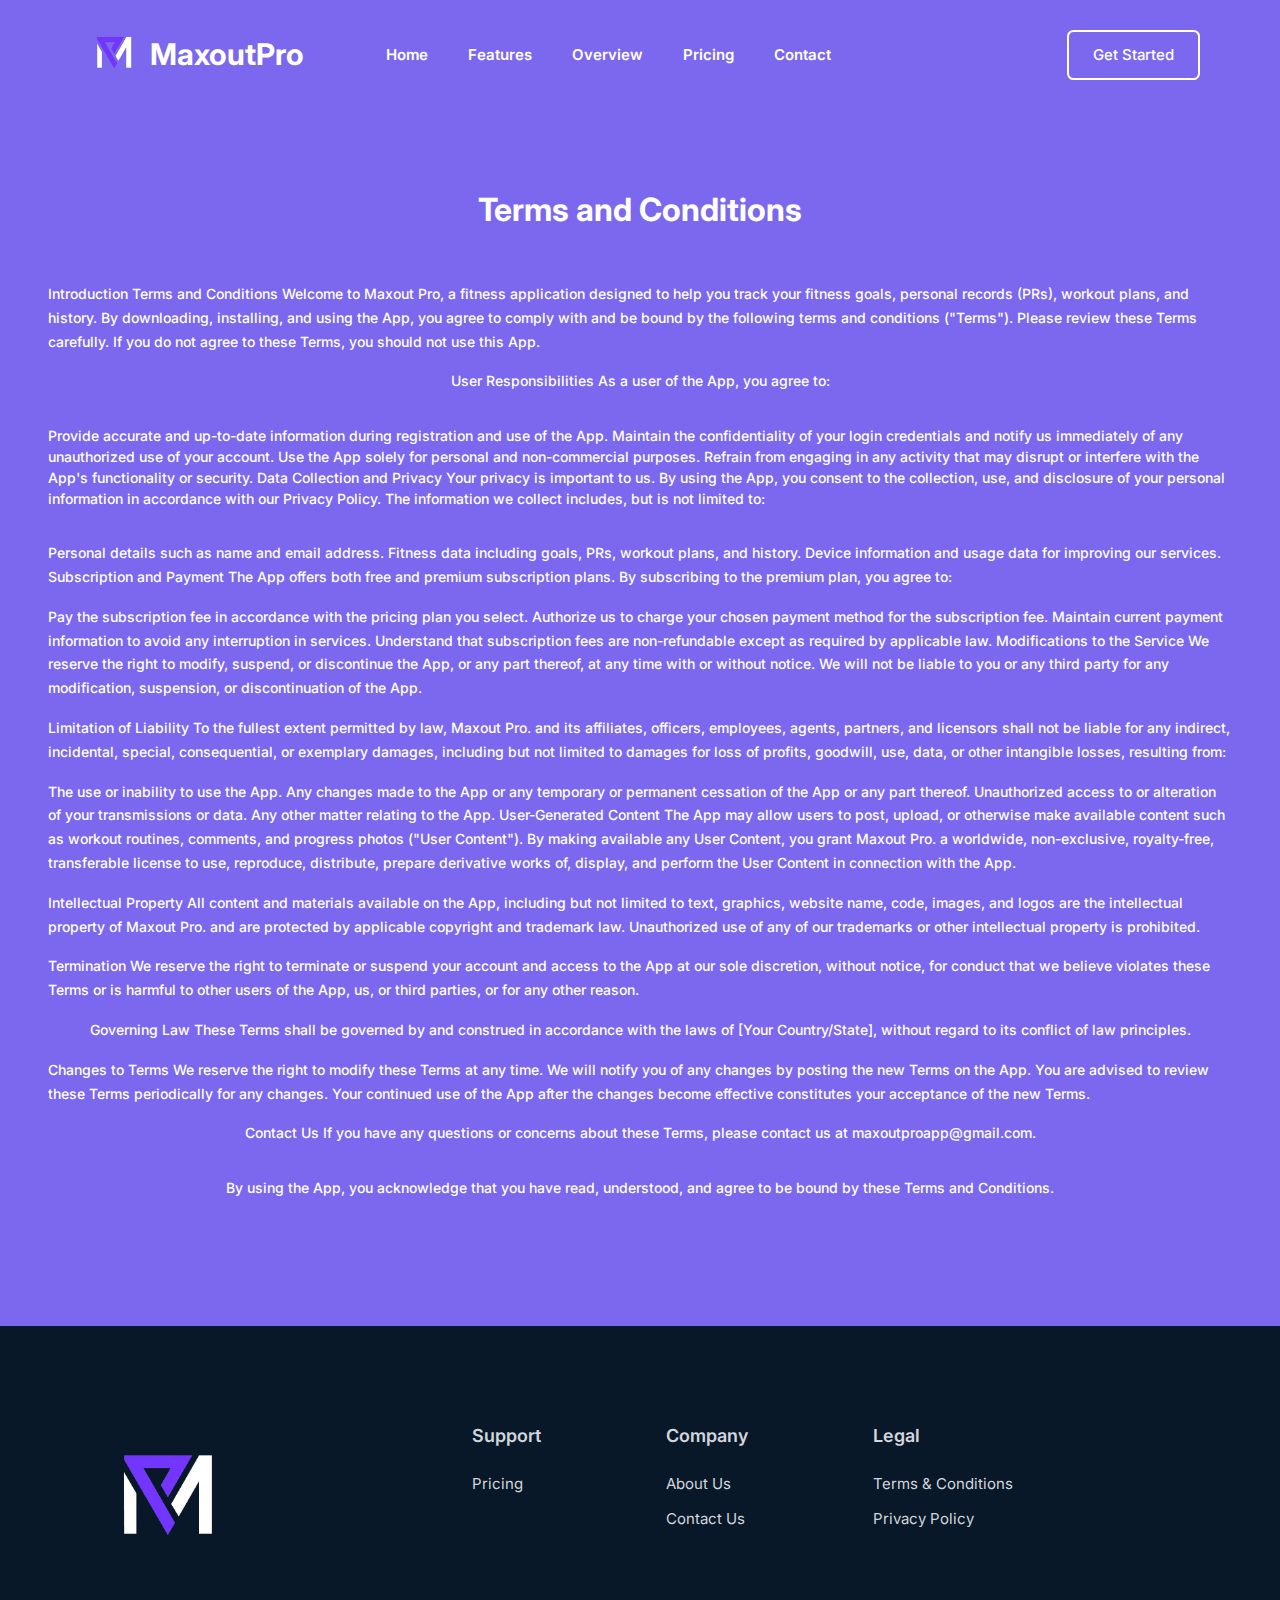
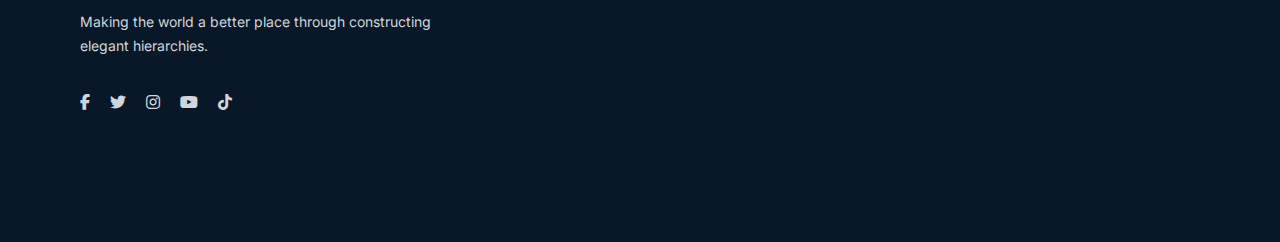
<file: terms.html>
<!DOCTYPE html>
<html lang="en">
<head>
    <meta charset="UTF-8">
    <meta name="viewport" content="width=device-width, initial-scale=1.0">
    <link rel="icon" type="image/x-icon" href="./images/favicon.svg?">
    <link rel="stylesheet" href="style.css">
    <link rel="stylesheet" href="https://cdnjs.cloudflare.com/ajax/libs/font-awesome/6.2.0/css/all.min.css">
    <script defer src="app.js"></script>
    <title>Terms and Conditions</title>
</head>
<body>
    <div class="preloader">
        <span class="preloader__circle"></span>
        <span class="preloader__circle preloader__circle--two"></span>
    </div>

    <a href="#" class="go-top" aria-label="Go back to top"><i class="fa-solid fa-chevron-up"></i></a>

    <nav>
        <a href="#" class="nav__logo">
            <img width="70px" src="./images/mpLogo2Tp.png" alt="Logo | Maxout Pro" class="nav__logo-white">
            <img   width="70px" src="./images/mpLogoTP.png" alt="Logo | Maxout Pro" class="nav__logo-orange">
            <h1 class="nav__logo-white" style=" align-self: center; color: white; ">MaxoutPro</h1> 
            <h1 class="nav__logo-orange" style=" align-self: center; color: #081828; ">MaxoutPro</h1> 
        </a>
        
        <ul class="nav__links">
            <li><a href="index.html#header">Home</a></li>
            <li><a href="index.html#features">Features</a></li>
            <li><a href="index.html#overview">Overview</a></li>
            <li><a href="index.html#pricing">Pricing</a></li>
            <li><a href="#">Contact</a></li>
        </ul>
        <div class="nav__menu">
            <div class="hamburger"></div>
        </div>
        <a href="#" class="nav__cta">Get Started</a>
    </nav>

    <header class="contact__header">
        <br />
        <br />
        <h1 class="fadeFromLeft">Terms and Conditions</h1>
        <p>
           <!--  Terms and Conditions -->
        </p>
        <p>
            <p>Introduction
            Terms and Conditions
            Welcome to Maxout Pro, a fitness application designed to help you track your fitness goals, personal records (PRs), workout plans, and history. By downloading, installing, and using the App, you agree to comply with and be bound by the following terms and conditions ("Terms"). Please review these Terms carefully. If you do not agree to these Terms, you should not use this App.
        </p>
        <p>
User Responsibilities
As a user of the App, you agree to:
</p>
<p></p>
Provide accurate and up-to-date information during registration and use of the App.
Maintain the confidentiality of your login credentials and notify us immediately of any unauthorized use of your account.
Use the App solely for personal and non-commercial purposes.
Refrain from engaging in any activity that may disrupt or interfere with the App's functionality or security.
Data Collection and Privacy
Your privacy is important to us. By using the App, you consent to the collection, use, and disclosure of your personal information in accordance with our Privacy Policy. The information we collect includes, but is not limited to:
</p><p>
Personal details such as name and  email address.
Fitness data including goals, PRs, workout plans, and history.
Device information and usage data for improving our services.
Subscription and Payment
The App offers both free and premium subscription plans. By subscribing to the premium plan, you agree to:
</p><p>
Pay the subscription fee in accordance with the pricing plan you select.
Authorize us to charge your chosen payment method for the subscription fee.
Maintain current payment information to avoid any interruption in services.
Understand that subscription fees are non-refundable except as required by applicable law.
Modifications to the Service
We reserve the right to modify, suspend, or discontinue the App, or any part thereof, at any time with or without notice. We will not be liable to you or any third party for any modification, suspension, or discontinuation of the App.
</p>
<p>
Limitation of Liability
To the fullest extent permitted by law, Maxout Pro. and its affiliates, officers, employees, agents, partners, and licensors shall not be liable for any indirect, incidental, special, consequential, or exemplary damages, including but not limited to damages for loss of profits, goodwill, use, data, or other intangible losses, resulting from:
</p><p>
The use or inability to use the App.
Any changes made to the App or any temporary or permanent cessation of the App or any part thereof.
Unauthorized access to or alteration of your transmissions or data.
Any other matter relating to the App.
User-Generated Content
The App may allow users to post, upload, or otherwise make available content such as workout routines, comments, and progress photos ("User Content"). By making available any User Content, you grant Maxout Pro. a worldwide, non-exclusive, royalty-free, transferable license to use, reproduce, distribute, prepare derivative works of, display, and perform the User Content in connection with the App.
</p><p>
Intellectual Property
All content and materials available on the App, including but not limited to text, graphics, website name, code, images, and logos are the intellectual property of Maxout Pro. and are protected by applicable copyright and trademark law. Unauthorized use of any of our trademarks or other intellectual property is prohibited.
</p><p>
Termination
We reserve the right to terminate or suspend your account and access to the App at our sole discretion, without notice, for conduct that we believe violates these Terms or is harmful to other users of the App, us, or third parties, or for any other reason.
</p><p>
Governing Law
These Terms shall be governed by and construed in accordance with the laws of [Your Country/State], without regard to its conflict of law principles.
</p><p>
Changes to Terms
We reserve the right to modify these Terms at any time. We will notify you of any changes by posting the new Terms on the App. You are advised to review these Terms periodically for any changes. Your continued use of the App after the changes become effective constitutes your acceptance of the new Terms.
</p><p>
Contact Us
If you have any questions or concerns about these Terms, please contact us at maxoutproapp@gmail.com.
</p><p></p>
By using the App, you acknowledge that you have read, understood, and agree to be bound by these Terms and Conditions.
</p></p>
        </header>

        <footer>
            <div class="footer__top">
                <div class="footer__intro">
                    <a href="#"><img src="./images/mpLogo2Tp.png" alt="Home | Maxout Pro" class="footer__intro--logo"></a>
                    <p>Making the world a better place through constructing elegant hierarchies.</p>
                    <ul class="footer__intro--media-links">
                        <li><a href="https://www.facebook.com/profile.php?id=61558591302650" aria-label="Facebook"><i class="fa-brands fa-facebook-f"></i></a></li>
                        <li><a href="https://twitter.com/maxout_pro" aria-label="Twitter"><i class="fa-brands fa-twitter"></i></a></li>
                        <li><a href="https://www.instagram.com/maxout_pro/" aria-label="Instagram"><i class="fa-brands fa-instagram"></i></a></li>
                        <li><a href="https://www.youtube.com/channel/UCfcnWR9Qm_kBeBlBFlAwFJQ" aria-label="Youtube"><i class="fa-brands fa-youtube"></i></a></li>
                        <li><a href="#" aria-label="Tik Tok"><i class="fa-brands fa-tiktok"></i></a></li>
                    </ul>
    <!--                 <p class="footer__intro--copyright">A <a href="#">Uideck</a> design. Coded by <a href="#">Biplob Barua Rocky</a>.</p>
     -->            </div>
                <div class="footer__grids">
                    <!-- <section class="footer__grid">
                        <h3>Solutions</h3>
                        <ul class="footer__grid--list">
                            <li><a href="#">Marketing</a></li>
                            <li><a href="#">Analytics</a></li>
                            <li><a href="#">Insights</a></li>
                        </ul>
                    </section> -->
                    <section class="footer__grid">
                        <h3>Support</h3>
                        <ul class="footer__grid--list">
                            <li><a href="index.html#pricing">Pricing</a></li>
                        </ul>
                    </section>
                    <section class="footer__grid">
                        <h3>Company</h3>
                        <ul class="footer__grid--list">
                            <li><a href="about.html">About Us</a></li>
                            <li><a href="contact.html">Contact Us</a></li>
                        </ul>
                    </section>
                    <section class="footer__grid">
                        <h3>Legal</h3>
                        <ul class="footer__grid--list">
                            <li><a href="terms.html">Terms & Conditions</a></li>
                            <li><a href="privacy.html">Privacy Policy</a></li>
                        </ul>
                    </section>
                </div>
            </div>
           <!--  <div class="newsletter">
                <div class="newsletter__text">
                    <h3>Subscribe To Our Newsletter</h3>
                    <p>The latest news, articles, and resources, sent to your inbox weekly.</p>
                </div>
                <form action="#" class="newsletter__form">
                    <input type="email" placeholder="Your email address">
                    <button type="submit">Subscribe</button>
                </form>
            </div> -->
        </footer>
    <script src="https://cdn.jsdelivr.net/npm/swiper@8/swiper-bundle.min.js"></script>
    <script>
        // Generate a random identifier
        function generateRandomId() {
            return Math.random().toString(36).substr(2, 10); // Generates a random string of 10 characters
        }
    
        // Set the value of the contact_id input field to the generated random identifier
        document.getElementById('contact_id').value = generateRandomId();
    </script>
</body>
</html>
</file>
<file: style.css>
@import url('https://fonts.googleapis.com/css2?family=Inter:wght@400;500;600;700;800&display=swap');
*{
    padding: 0;
    margin: 0;
    box-sizing: border-box;
    scroll-behavior: smooth;
}
:target{
    scroll-margin-top: 92.83px;
}
:root{
/*     --cta: #ff6b81;*/
--cta: #005073;
--cta: mediumslateblue;
--light-white: #f9f9f9;
    --white: #fff;
    --gray: #888;
    --light-gray: #eee;
    --dark-black: #081828;
    --light-black: #666;
    --footer-text: #D2D6DC;
}
p{
    line-height: 1.7;
}
body{
    height: 100vh;
    overflow: hidden;
    color: var(--gray);
    font-size: 0.9375rem;
    font-family: 'Inter', sans-serif;
    line-height: 1.5;
    position: relative;
}
body.active{
    min-height: 100vh;
    overflow: auto;
}


/* ----------==========preloader==========---------- */


.preloader{
    position: absolute;
    top: 0;
    left: 0;
    width: 100vw;
    height: 100vh;
    display: flex;
    justify-content: center;
    align-items: center;
    background: var(--white);
    z-index: 1000;
}
.preloader__circle{
    position: absolute;
    width: 100px;
    height: 100px;
    background: var(--cta);
    opacity: .5;
    -webkit-border-radius: 50%;
    -moz-border-radius: 50%;
    -ms-border-radius: 50%;
    -o-border-radius: 50%;
    border-radius: 50%;
    -webkit-transform: scale(0,0);
    -moz-transform: scale(0,0);
    -ms-transform: scale(0,0);
    -o-transform: scale(0,0);
    transform: scale(0,0);
    -webkit-animation: preloader 1.5s linear infinite;
    animation: preloader 1.5s linear infinite;
}
.preloader__circle--two{
    animation-delay: .8s;
}
@keyframes preloader{
    0%{
        opacity: .5;
        -webkit-transform: scale(0,0);
        -moz-transform: scale(0,0);
        -ms-transform: scale(0,0);
        -o-transform: scale(0,0);
        transform: scale(0,0);
    }
    100%{
        opacity: 0;
        -webkit-transform: scale(1,1);
        -moz-transform: scale(1,1);
        -ms-transform: scale(1,1);
        -o-transform: scale(1,1);
        transform: scale(1,1);
    }
}


/* ----------==========scroll-to-top==========---------- */


.go-top{
    position: fixed;
    bottom: 1.5rem;
    right: 1.5rem;
    width: 45px;
    height: 45px;
    color: var(--white);
    background: var(--cta);
    text-decoration: none;
    display: none;
    justify-content: center;
    align-items: center;
    -webkit-border-radius: .3rem;
    -moz-border-radius: .3rem;
    -ms-border-radius: .3rem;
    -o-border-radius: .3rem;
    border-radius: .3rem;
    -webkit-transition: all .3s linear;
    -moz-transition: all .3s linear;
    -ms-transition: all .3s linear;
    -o-transition: all .3s linear;
    transition: all .3s linear;
    z-index: 10;
}
.go-top:hover{
    background: var(--dark-black);
    box-shadow: 0 3px 3px 0 rgba(0, 0, 0, 0.1);
}


/* ----------==========nav==========---------- */


nav{
    position: fixed;
    top: 0;
    left: 0;
    width: 100%;
    background: var(--cta);
    display: flex;
    align-items: center;
    justify-content: space-between;
    padding: 1.5rem .75rem;
    z-index: 100;
    -webkit-transition: all .3s linear;
    -moz-transition: all .3s linear;
    -ms-transition: all .3s linear;
    -o-transition: all .3s linear;
    transition: all .3s linear;
    transition-delay: .3s;
}
body.scroll-down nav{
    background: var(--white);
    box-shadow: 0px 20px 50px 0px rgb(0 0 0 / 5%);
}
.nav__logo{
    width: 70px;
    display: inline-flex;
    text-decoration: none;
}
body.scroll-down .nav__logo-white{
    display: none;
}
.nav__logo-orange{
    display: none;
}
body.scroll-down .nav__logo-orange{
    display: block;
}
.nav__links{
    list-style-type: none;
    position: fixed;
    top: 5rem;
    left: 0;
    right: 0;
    margin-left: auto;
    margin-right: auto;
    width: calc(100% - 1.5rem);
    height: 0;
    overflow-y: hidden;
    background: var(--white);
    -webkit-border-radius: .4rem;
    -moz-border-radius: .4rem;
    -ms-border-radius: .4rem;
    -o-border-radius: .4rem;
    border-radius: .4rem;
    -webkit-transition: all .3s linear;
    -moz-transition: all .3s linear;
    -ms-transition: all .3s linear;
    -o-transition: all .3s linear;
    transition: all .3s linear;
    box-shadow: 0 10px 20px 0 rgba(0, 0, 0, 0.1);
}
.nav__active .nav__links{
    height: 21.85rem;
    overflow-y: scroll;
    padding: 1rem;
}
.nav__links li a{
    display: block;
    color: var(--dark-black);
    font-size: 0.875rem;
    font-weight: 600;
    text-decoration: none;
    padding: .75rem 1.5rem;
    -webkit-transition: all .3s linear;
    -moz-transition: all .3s linear;
    -ms-transition: all .3s linear;
    -o-transition: all .3s linear;
    transition: all .3s linear;
    cursor: pointer;
    position: relative;
}
.nav__links li a::before,
.contact__header--nav a::before,
.blog__header--nav a::before{
    position: absolute;
    content: '';
    left: 50%;
    bottom: -1px;
    width: 0;
    height: 2px;
    background: var(--white);
    -webkit-transition: all .3s linear;
    -moz-transition: all .3s linear;
    -ms-transition: all .3s linear;
    -o-transition: all .3s linear;
    transition: all .3s linear;
}
.nav__links li a:hover::before,
.contact__header--nav a:hover::before,
.blog__header--nav a:hover::before{
    left: 0;
    width: 100%;
}
.nav__links li .active{
    color: var(--cta) !important;
}
.nav__links li .header-link.active{
    color: var(--white) !important;
}
body.scroll-down .nav__links li .header-link.active{
    color: var(--cta) !important;
}
.nav__cta{
    display: none;
}

/* ----------hamburger---------- */

.nav__menu{
    width: 2rem;
    height: 1.375rem;
    display: flex;
    justify-content: center;
    align-items: center;
    cursor: pointer;
    position: relative;
}
.nav__menu .hamburger{
    position: absolute;
    right: 0;
    width: 2rem;
    height: 2px;
    background: var(--white);
    -webkit-border-radius: .2rem;
    -moz-border-radius: .2rem;
    -ms-border-radius: .2rem;
    -o-border-radius: .2rem;
    border-radius: .2rem;
    -webkit-transition: all .3s linear;
    -moz-transition: all .3s linear;
    -ms-transition: all .3s linear;
    -o-transition: all .3s linear;
    transition: all .3s linear;

}
body.scroll-down .hamburger{
    background: var(--dark-black);
}
body.scroll-down .nav__active .hamburger{
    background: transparent;
}
.hamburger::before,.hamburger::after{
    position: absolute;
    content: '';
    left: 0;
    width: 2rem;
    height: 2px;
    background: var(--white);
    -webkit-border-radius: .2rem;
    -moz-border-radius: .2rem;
    -ms-border-radius: .2rem;
    -o-border-radius: .2rem;
    border-radius: .2rem;
    -webkit-transition: all .3s linear;
    -moz-transition: all .3s linear;
    -ms-transition: all .3s linear;
    -o-transition: all .3s linear;
    transition: all .3s linear;
}
body.scroll-down .hamburger::before,
body.scroll-down .hamburger::after{
    background: var(--dark-black);
}
.hamburger::before{
    -webkit-transform: translateY(-.5rem);
    -moz-transform: translateY(-.5rem);
    -ms-transform: translateY(-.5rem);
    -o-transform: translateY(-.5rem);
    transform: translateY(-.5rem);
}
.hamburger::after{
    -webkit-transform: translateY(.5rem);
    -moz-transform: translateY(.5rem);
    -ms-transform: translateY(.5rem);
    -o-transform: translateY(.5rem);
    transform: translateY(.5rem);
}
.nav__active .hamburger{
    background: transparent;
    -webkit-transform: translateX(-2rem);
    -moz-transform: translateX(-2rem);
    -ms-transform: translateX(-2rem);
    -o-transform: translateX(-2rem);
    transform: translateX(-2rem);
}
.nav__active .hamburger::before{
    -webkit-transform: rotate(45deg) translate(1.5rem, -1.5rem);
    -moz-transform: rotate(45deg) translate(1.5rem, -1.5rem);
    -ms-transform: rotate(45deg) translate(1.5rem, -1.5rem);
    -o-transform: rotate(45deg) translate(1.5rem, -1.5rem);
    transform: rotate(45deg) translate(1.5rem, -1.5rem);
}
.nav__active .hamburger::after{
    -webkit-transform: rotate(-45deg) translate(1.5rem, 1.5rem);
    -moz-transform: rotate(-45deg) translate(1.5rem, 1.5rem);
    -ms-transform: rotate(-45deg) translate(1.5rem, 1.5rem);
    -o-transform: rotate(-45deg) translate(1.5rem, 1.5rem);
    transform: rotate(-45deg) translate(1.5rem, 1.5rem);
}


/* ----------==========header==========---------- */


header{
    color: var(--white);
    background: var(--cta);
    font-size: 0.875rem;
    display: flex;
    flex-direction: column;
    text-align: center;
    gap: 2.5rem;
    padding: 7.5rem 1.5rem 3rem 1.5rem;
    align-items: center;
}
.header__text h1{
    color: var(--white);
    font-size: 1.5rem;
    font-weight: 800;
    line-height: 1.35;
    text-shadow: 0 3px 8px #00000017;
    transition-delay: .3s;
}
.header__text p{
    margin: 1rem 0 2.5rem 0;
    transition-delay: .45s;
}
.header__img,.overview-flex__img{
    width: 100%;
}
.header__img img,.overview-flex__img img{
    width: 100%;
}
.header__img img{
    transition-delay: .5s;
}
.header__img__custom{
    margin-bottom: 50px;

    @media screen and (max-width: 900px) {
        margin-top: 150px; /* Adjust this value as needed */
      }
}
.header__text-link.fadeFromLeft{
    transition-delay: .7s;
}
.header__text-link,
.install__link{
    display: flex;
    flex-direction: column;
    align-items: center;
    gap: .5rem;
}
.header__text-link a,
.install__link a{
    color: var(--white);
    background: transparent;
    font-weight: 500;
    text-decoration: none;
    width: 11rem;
    display: flex;
    justify-content: center;
    align-items: center;
    gap: .5rem;
    border: 2px solid var(--white);
    -webkit-border-radius: .4rem;
    -moz-border-radius: .4rem;
    -ms-border-radius: .4rem;
    -o-border-radius: .4rem;
    border-radius: .4rem;
    padding: .75rem 0;
    -webkit-transition: all .3s linear;
    -moz-transition: all .3s linear;
    -ms-transition: all .3s linear;
    -o-transition: all .3s linear;
    transition: all .3s linear;
}
.header__text-link a:hover,
.install__link a:hover{
    color: var(--cta);
    background: var(--white);
    box-shadow: 0 5px 5px 0 rgba(0, 0, 0, 0.1);
}
.header__text-link a:first-child,
.install__link a:first-child{
    color: var(--cta);
    background: var(--white);
}
.header__text-link a:first-child:hover,
.install__link a:first-child:hover{
    color: var(--white);
    background: var(--dark-black);
    border: 2px solid var(--dark-black);
}
.header__text-link a i,
.install__link a i{
    font-size: 1.125rem;
}


/* ----------==========features==========---------- */


.features,
.pricing,
.testimonial,
.blogs{
    background: var(--light-white);
    padding: 3rem .75rem;
}
.features__text,
.contact__text{
    font-size: 0.875rem;
    text-align: center;
    padding: 0 .5rem;
    margin-bottom: 5rem;
}
.features__text h3,
.pricing__text h3,
.team__text h3,
.faq__text h3,
.blogs__text h3,
.contact__text h3{
    color: var(--cta);
    font-size: 0.875rem;
    font-weight: 600;
    text-transform: uppercase;
    transition-delay: .2s;
}
.features__text h2,
.pricing__text h2,
.team__text h2,
.faq__text h2,
.blogs__text h2,
.contact__text h2{
    color: var(--dark-black);
    font-size: 1.25rem;
    font-weight: 800;
    line-height: 1.35;
    padding: .5rem 1rem 1rem 1rem;
    transition-delay: .4s;
}
.features__text p,
.pricing__text p,
.team__text p,
.faq__text p,
.blogs__text p,
.contact__text p{
    transition-delay: .55s;
}
.features__grid{
    display: grid;
    justify-content: center;
    grid-template-columns: repeat(auto-fill, minmax(296px, 425px));
    gap: 2rem;
}
.features__grid .feature{
    background: var(--white);
    padding: 2rem;
    border: 1px solid var(--light-gray);
    -webkit-border-radius: .4rem;
    -moz-border-radius: .4rem;
    -ms-border-radius: .4rem;
    -o-border-radius: .4rem;
    border-radius: .4rem;
}
.feature:hover{
    -webkit-animation: moveTop .3s cubic-bezier(.68,-.55,.27,1.55) forwards;
    animation: moveTop .3s cubic-bezier(.68,-.55,.27,1.55) forwards;
}
@keyframes moveTop{
    0%{
        box-shadow: none;
        -webkit-transform: translateY(0);
        -moz-transform: translateY(0);
        -ms-transform: translateY(0);
        -o-transform: translateY(0);
        transform: translateY(0);
    }
    100%{
        box-shadow: 0 5px 5px 0 rgba(0, 0, 0, 0.1);
        -webkit-transform: translateY(-5px);
        -moz-transform: translateY(-5px);
        -ms-transform: translateY(-5px);
        -o-transform: translateY(-5px);
        transform: translateY(-5px);
}
}
.feature:nth-child(1){transition-delay: .75s;}
.feature:nth-child(2){transition-delay: .8s;}
.feature:nth-child(3){transition-delay: .85s;}
.feature:nth-child(4){transition-delay: .9s;}
.feature:nth-child(5){transition-delay: .95s;}
.feature:nth-child(6){transition-delay: 1s;}
.feature__icon,
.overview-flex__text-icon{
    width: 60px;
    height: 60px;
    color: var(--white);
    background: var(--cta);
    font-size: 1.25rem;
    display: flex;
    justify-content: center;
    align-items: center;
    -webkit-border-radius: .4rem;
    -moz-border-radius: .4rem;
    -ms-border-radius: .4rem;
    -o-border-radius: .4rem;
    border-radius: .4rem;
}
.feature h3{
    color: var(--dark-black);
    font-size: 1.125rem;
    font-weight: 500;
    margin: 1.5rem 0 1rem 0;
}


/* ----------==========overview==========---------- */


.overview{
    padding-top: 3rem;
}
.overview-flex{
    display: flex;
    flex-direction: column;
    margin-bottom: 3rem;
    padding: 0 .75rem;
}
.overview-flex.fadeFromTop{
    transition-delay: .4s;
}
.overview-flex__text{
    transition-delay: 1s;
}
.overview-flex__text h2{
    color: var(--dark-black);
    font-size: 1.25rem;
    font-weight: 700;
    margin: 1.5rem 0 1rem 0;
}
.overview-flex__text-link{
    display: block;
    width: max-content;
    color: var(--white);
    background: var(--cta);
    font-size: 0.875rem;
    font-weight: 500;
    text-decoration: none;
    padding: .75rem 1.5rem;
    margin: 2rem 0;
    -webkit-border-radius: .4rem;
    -moz-border-radius: .4rem;
    -ms-border-radius: .4rem;
    -o-border-radius: .4rem;
    border-radius: .4rem;
    -webkit-transition: all .3s linear;
    -moz-transition: all .3s linear;
    -ms-transition: all .3s linear;
    -o-transition: all .3s linear;
    transition: all .3s linear;
}
.overview-flex__text-link:hover{
    background: var(--dark-black);
    box-shadow: 0 3px 3px 0 rgba(0, 0, 0, 0.1);
}
.overview-flex__img{
    padding: 1.5rem 3rem;
    transition-delay: 1s;
}
.overview-flex-two{
    gap: 5rem;
    flex-direction: column-reverse;
}

.overview__facts{
    color: var(--white);
    background: var(--cta);
    text-align: center;
    padding: 3rem .75rem;
}
.overview__facts h2{
    font-size: 1.5rem;
    transition-delay: .4s;
}
.overview__facts>p{
    margin: .6rem 0 2rem 0;
    transition-delay: .55s;
}
.fact-flex{
    display: flex;
    flex-direction: column;
    gap: 2rem;
}
.fact-flex.fadeFromTop{
    transition-delay: .7s;
}
.fact-flex__column{
    display: flex;
    flex-direction: column;
}
.fact-flex__column h3{
    font-size: 1.75rem;
    font-weight: 800;
}
.fact-flex__column p{
    font-weight: 500;
}


/* ----------==========pricing==========---------- */


.pricing{
    font-size: 0.875rem;
}
.pricing__text{
    text-align: center;
    padding: 0 .5rem;
}
.pricing__text h2{
    padding: .5rem 0 1.5rem 0;
}

.pricing__grid{
    display: grid;
    justify-content: center;
    grid-template-columns: repeat(auto-fill, minmax(296px,425px));
    gap: 2rem;
    margin-top: 3rem;
}
.pricing__grid .price-menu{
    background: var(--white);
    border: 1px solid var(--light-gray);
    -webkit-border-radius: .6rem;
    -moz-border-radius: .6rem;
    -ms-border-radius: .6rem;
    -o-border-radius: .6rem;
    border-radius: .6rem;
    padding: 1.5rem;
}
.price-menu:hover{
    -webkit-animation: moveTop .3s cubic-bezier(.68,-.55,.27,1.55) forwards;
    animation: moveTop .3s cubic-bezier(.68,-.55,.27,1.55) forwards;
}
.price-menu:nth-child(1){transition-delay: .75s;}
.price-menu:nth-child(2){transition-delay: .8s;}
.price-menu:nth-child(3){transition-delay: .85s;}
.price-menu:nth-child(4){transition-delay: .9s;}

.price-menu__type{
    color: var(--dark-black);
    font-size: 1rem;
    font-weight: 600;
    margin-bottom: 1.25rem;
}
.price-menu__price{
    margin: 1.5rem 0;
}
.price-menu__price h2{
    display: inline-block;
    color: var(--dark-black);
    font-size: 1.875rem;
    font-weight: 700;
}
.price-menu__btn{
    width: 100%;
    color: var(--white);
    background: var(--dark-black);
    font-size: 0.813rem;
    font-weight: 500;
    font-family: 'Inter', sans-serif;
    border: none;
    padding: .9rem 0;
    -webkit-border-radius: .4rem;
    -moz-border-radius: .4rem;
    -ms-border-radius: .4rem;
    -o-border-radius: .4rem;
    border-radius: .4rem;
    -webkit-transition: all .3s linear;
    -moz-transition: all .3s linear;
    -ms-transition: all .3s linear;
    -o-transition: all .3s linear;
    transition: all .3s linear;
    cursor: pointer;
}
.price-menu__btn:hover{
    background: var(--cta);
    box-shadow: 0 3px 3px 0 rgba(0, 0, 0, 0.1);
}
.price-menu__btn:active{
    -webkit-transform: translateY(5px);
    -moz-transform: translateY(5px);
    -ms-transform: translateY(5px);
    -o-transform: translateY(5px);
    transform: translateY(5px);
}
.price-menu hr{
    display: block;
    height: 1px;
    border: 0;
    border-top: .5px solid var(--light-gray);
    margin: 1.5rem -1.5rem;
}
.price-menu__included{
    color: var(--dark-black);
    font-size: 0.813rem;
    font-weight: 500;
    text-transform: uppercase;
    margin-bottom: 1.5rem;
}
.price-menu__list{
    list-style-type: none;
    display: flex;
    flex-direction: column;
    gap: 1rem;
}
.price-menu__list li{
    display: flex;
    align-items: center;
    gap: .65rem;
}
.price-menu__list li i{
    color: var(--cta);
}


/* ----------==========team==========---------- */


.team{
    font-size: 0.875rem;
    padding: 3rem .75rem;
}
.team__text{
    text-align: center;
    padding: 0 .5rem 1rem .5rem;
}
.team__grid{
    display: grid;
    justify-content: center;
    grid-template-columns: repeat(auto-fill,minmax(296px,425px));
    gap: 1.5rem;
    margin-top: 3rem;
}
.team__grid .stuff{
    text-align: center;
    border: 1px solid var(--light-gray);
    -webkit-border-radius: .6rem;
    -moz-border-radius: .6rem;
    -ms-border-radius: .6rem;
    -o-border-radius: .6rem;
    border-radius: .6rem;
    overflow: hidden;
}
.stuff:hover{
    -webkit-animation: moveTop .3s cubic-bezier(.68,-.55,.27,1.55) forwards;
    animation: moveTop .3s cubic-bezier(.68,-.55,.27,1.55) forwards;
}
.stuff:nth-child(1){transition-delay: .75s;}
.stuff:nth-child(2){ transition-delay: .8s;}
.stuff:nth-child(3){transition-delay: .85s;}

.stuff__img{
    width: 100%;
}
.stuff__img img{
    width: 100%;
}
.stuff__info--name h3{
    color: var(--dark-black);
    font-size: 1.063rem;
    font-weight: 600;
    margin: 1.5rem 0 .2rem 0;
}
.stuff__info--name h5{
    color: var(--cta);
    font-size: 0.875rem;
    font-weight: 400;
}
.stuff__info--links{
    width: 100%;
    display: flex;
    justify-content: center;
    align-items: center;
    gap: 1rem;
    margin: 1rem 0 2rem 0;
}
.stuff__info--links a{
    color: var(--light-black);
    font-size: 1rem;
    -webkit-transition: all .3s linear;
    -moz-transition: all .3s linear;
    -ms-transition: all .3s linear;
    -o-transition: all .3s linear;
    transition: all .3s linear;
}
.stuff__info--links a:hover{
    color: var(--cta);
}


/* ----------==========testimonial-slider==========---------- */


.testimonial__pattern{
    display: none;
}
.swiper1{
    width: 100%;
    max-width: 550px;
    height: 360px;
    margin: 0 auto;
    overflow: hidden;
    position: relative;
}
.swiper1 .swiper-wrapper{
    min-width: 100% !important;
}
.swiper-wrapper .slide{
    max-width: 330px !important;
    flex-direction: column;
    text-align: center;
    padding: 0 .75rem;
}
.slide img{
    display: block;
    width: 140px;
    margin: 0 auto;
}
.slide q{
    display: block;
    color: var(--dark-black);
    font-size: 0.9375rem;
    font-weight: 500;
    margin: 2rem 0;
}
.slide__profile img{
    width: 50px;
    height: 50px;
    -webkit-border-radius: 50%;
    -moz-border-radius: 50%;
    -ms-border-radius: 50%;
    -o-border-radius: 50%;
    border-radius: 50%;
}
.slide__profile h4{
    color: var(--dark-black);
    font-weight: 500;
    margin-top: .5rem;
}
.slide__profile span{
    display: block;
    color: var(--light-black);
    font-size: 0.813rem;
    font-weight: 500;
    margin-bottom: 2.5rem;
}
.swiper-pagination-bullet{
    bottom: 0 !important;
    width: 14px !important;
    height: 6px !important;
    -webkit-border-radius: 5px !important;
    -moz-border-radius: 5px !important;
    -ms-border-radius: 5px !important;
    -o-border-radius: 5px !important;
    border-radius: 5px !important;
    -webkit-transition: all .3s linear !important;
    -moz-transition: all .3s linear !important;
    -ms-transition: all .3s linear !important;
    -o-transition: all .3s linear !important;
    transition: all .3s linear !important;
}
.swiper-pagination-bullet-active{
    width: 24px !important;
    background: var(--cta) !important;
}


/* ----------==========install==========---------- */


.install{
    color: var(--white);
    background: var(--cta);
    padding: 3rem .75rem;
    text-align: center;
}
.install h2{
    font-size: 1.563rem;
    transition-delay: .3s;
}
.install p{
    margin: 2rem 0;
    transition-delay: .45s;
}
.install__link.fadeFromTop{
    transition-delay: .7s;
}


/* ----------==========faq-accordion==========---------- */


.faq{
    padding: 3rem .75rem;
}
.faq__text{
    font-size: 0.875rem;
    text-align: center;
    padding: 0 .5rem;
    margin-bottom: 4rem;
}
.faq__h2{
    padding: 0;
}

.faq__accordion{
    display: flex;
    flex-direction: column;
    gap: 1.5rem;
}
.faq__accordion details{
    border: 1px solid var(--light-gray);
    -webkit-border-radius: .5rem;
    -moz-border-radius: .5rem;
    -ms-border-radius: .5rem;
    -o-border-radius: .5rem;
    border-radius: .5rem;
    overflow: hidden;
}
details summary{
    color: var(--dark-black);
    display: flex;
    justify-content: space-between;
    align-items: center;
    gap: .5rem;
    padding: 1rem 1.5rem;
    cursor: pointer;
}
details[open] summary{
    color: var(--white);
    background: var(--cta);
}
summary .question{
    font-size: 0.875rem;
    font-weight: 600;
    text-transform: capitalize;
    display: grid;
    grid-template-columns: auto auto;
    align-items: center;
    gap: 1rem;
}
.question .question__count{
    width: 30px;
    height: 30px;
    display: flex;
    justify-content: center;
    align-items: center;
    font-size: 0.875rem;
    padding: auto;
    border: 1px solid var(--light-gray);
    -webkit-border-radius: 50%;
    -moz-border-radius: 50%;
    -ms-border-radius: 50%;
    -o-border-radius: 50%;
    border-radius: 50%;
}
details[open] .question .question__count{
    color: var(--dark-black);
    background: var(--white);
}
details .fa-plus{
    display: block;
}
details .fa-minus{
    display: none;
}
details[open] .fa-plus{
    display: none;
}
details[open] .fa-minus{
    display: block;
}
details .answer{
    background: var(--light-white);
    padding: 1.5rem;
    -webkit-animation: fadeFromBottom .5s linear;
    animation: fadeFromBottom .5s linear;
}
@keyframes fadeFromBottom{
    0%{
        opacity: 0;
        -webkit-transform: translateY(10px);
        -moz-transform: translateY(10px);
        -ms-transform: translateY(10px);
        -o-transform: translateY(10px);
        transform: translateY(10px);
    }100%{
        opacity: 1;
        -webkit-transform: translateY(0);
        -moz-transform: translateY(0);
        -ms-transform: translateY(0);
        -o-transform: translateY(0);
        transform: translateY(0);
    }
}


/* ----------==========blogs==========---------- */


.blogs{
    background: var(--light-white);
    padding: 3rem .75rem;
}
.blogs__text{
    font-size: 0.875rem;
    text-align: center;
    padding: 0 .5rem;
    margin-bottom: 3rem;
}
.blogs__grid{
    display: grid;
    justify-content: center;
    grid-template-columns: repeat(auto-fill, minmax(296px, 425px));
    gap: 2rem;
}
.blogs__grid .blog{
    text-decoration: none;
    color: var(--gray);
    background: var(--white);
    -webkit-border-radius: .4rem;
    -moz-border-radius: .4rem;
    -ms-border-radius: .4rem;
    -o-border-radius: .4rem;
    border-radius: .4rem;
    overflow: hidden;
    box-shadow: 0 3px 3px 0 rgba(0, 0, 0, 0.1);
}
.blog:hover{
    -webkit-animation: boxShadow .3s linear forwards;
    animation: boxShadow .3s linear forwards;
}
@keyframes boxShadow{
    0%{
        box-shadow: none;
    }
    100%{
        box-shadow: 0 5px 5px 0 rgba(0, 0, 0, 0.1);
    }
}
.blog:nth-child(1){transition-delay: .75s;}
.blog:nth-child(2){transition-delay: .8s;}
.blog:nth-child(3){transition-delay: .85s;}
.blog__img{
    overflow: hidden;
}
.blog__img img{
    display: block;
    width: 100%;
    height: 100%;
    -webkit-transition: all .3s linear;
    -moz-transition: all .3s linear;
    -ms-transition: all .3s linear;
    -o-transition: all .3s linear;
    transition: all .3s linear;
}
.blog:hover .blog__img img{
    -webkit-transform: scale(1.2);
    -moz-transform: scale(1.2);
    -ms-transform: scale(1.2);
    -o-transform: scale(1.2);
    transform: scale(1.2);
}
.blog__text{
    padding: 2rem;
}
.blog__text h5{
    color: var(--cta);
    font-size: 0.875rem;
    font-weight: 600;
}
.blog__text h4{
    color: var(--dark-black);
    font-size: 1.188rem;;
    font-weight: 600;
    margin: .35rem 0 1.15rem 0;
}
.blog__text-profile{
    display: flex;
    align-items: flex-start;
    gap: 1rem;
    font-weight: 500;
    margin-top: 2rem;
}
.blog__text-profile img{
    width: 50px;
    height: 50px;
    -webkit-border-radius: 50%;
    -moz-border-radius: 50%;
    -ms-border-radius: 50%;
    -o-border-radius: 50%;
    border-radius: 50%;
}
.blog__text-profile h5{
    color: var(--light-black);
    font-size: 0.875rem;
    margin-bottom: .15rem;
}
.blog__text-profile p{
    font-size: 0.813rem;
}
.blog__text-profile p span{
    margin: 0 .35rem;
}


/* ----------==========clients-slider==========---------- */


.clients{
    padding: 2.5rem .75rem;
}
.swiper{
    width: 85%;
    height: 100px;
}
.swiper-wrapper{
    align-items: center;
}
.swiper-slide {
    max-width: 330px !important;
    display: flex;
    justify-content: center;
    align-items: center;
    width: 80%;
}


/* ----------==========footer==========---------- */


footer{
    color: var(--footer-text);
    background: var(--dark-black);
    text-align: center;
    padding: 3rem .75rem;
}
.footer__top{
    display: flex;
    flex-direction: column;
    justify-content: center;
    gap: 2.5rem;
}
.footer__top .footer__intro{
    font-size: 0.875rem;
    padding: 0 .5rem;
}
.footer__intro--logo{
    max-width: 180px;
    margin-bottom: 1.5rem;
}
.footer__intro--media-links{
    width: 100%;
    list-style-type: none;
    display: flex;
    justify-content: center;
    align-items: center;
    gap: 1.25rem;
    margin: 2rem 0;
}
.footer__intro--media-links li a{
    color: var(--footer-text);
    font-size: 1rem;
    -webkit-transition: all .3s linear;
    -moz-transition: all .3s linear;
    -ms-transition: all .3s linear;
    -o-transition: all .3s linear;
    transition: all .3s linear;
}
.footer__intro--media-links li a:hover{
    color: var(--cta);
}
.footer__intro--copyright a{
    color: var(--footer-text);
    font-weight: 600;
    text-decoration: none;
    -webkit-transition: all .3s linear;
    -moz-transition: all .3s linear;
    -ms-transition: all .3s linear;
    -o-transition: all .3s linear;
    transition: all .3s linear;
    position: relative;
}
.footer__intro--copyright a:hover{
    color: var(--cta);
}
.footer__grids{
    display: grid;
    gap: 2.5rem;
}
.footer__grids .footer__grid h3{
    font-size: 1.125rem;
    font-weight: 600;
}
.footer__grid--list{
    list-style-type: none;
    display: flex;
    flex-direction: column;
    gap: .75rem;
    margin-top: 1.5rem;
}
.footer__grid--list li a{
    color: var(--footer-text);
    text-decoration: none;
    -webkit-transition: all .3s linear;
    -moz-transition: all .3s linear;
    -ms-transition: all .3s linear;
    -o-transition: all .3s linear;
    transition: all .3s linear;
    position: relative;
}
.footer__grid--list li a::before{
    position: absolute;
    content: '';
    left: 50%;
    bottom: -5px;
    width: 0;
    height: 2px;
    background: var(--white);
}
.footer__grid--list li a:hover{
    color: var(--cta);
}
/* ----------newsletter---------- */
footer .newsletter{
    display: flex;
    flex-direction: column;
    gap: 2rem;
    border: 2px solid rgba(255, 255, 255, 0.2);
    -webkit-border-radius: .5rem;
    -moz-border-radius: .5rem;
    -ms-border-radius: .5rem;
    -o-border-radius: .5rem;
    border-radius: .5rem;
    padding: 2rem;
    margin-top: 3rem;
}
.newsletter__text{
    font-size: 0.875rem;
}
.newsletter__text h3{
    font-size: 1rem;
    margin-bottom: .5rem;
}
.newsletter__form{
    display: flex;
    flex-direction: column;
    gap: .5rem;
}
.newsletter__form > *{
    height: 3rem;
    color: var(--white);
    background: var(--cta);
    font-size: 0.875rem;
    font-weight: 600;
    border: none;
    outline: none;
    -webkit-border-radius: .3rem;
    -moz-border-radius: .3rem;
    -ms-border-radius: .3rem;
    -o-border-radius: .3rem;
    border-radius: .3rem;
}
.newsletter__form input{
    text-align: center;
    background: rgba(255, 255, 255, 0.2);
}
::placeholder{
    color: var(--white);
}
.newsletter__form button{
    cursor: pointer;
    -webkit-transition: all .3s linear;
    -moz-transition: all .3s linear;
    -ms-transition: all .3s linear;
    -o-transition: all .3s linear;
    transition: all .3s linear;
}
.newsletter__form button:hover{
    color: var(--cta);
    background: var(--white);
}


/* ----------==========contact-page==========---------- */


.contact__header,
.blog__header{
    gap: .5rem;
    font-size: 0.875rem;
    font-weight: 500;
}
.contact__header h1,
.blog__header h1{
    font-size: 1.563rem;
}
.contact__header--nav,
.blog__header--nav{
    display: flex;
    justify-content: center;
    align-items: center;
    gap: .75rem;
}
.contact__header--nav a,
.blog__header--nav a{
    color: var(--white);
    text-decoration: none;
    position: relative;
}
.contact__header--nav i,
.blog__header--nav i{
    font-size: 0.625rem;
}

/* ----------contact-grid---------- */

.contact{
    padding: 3rem .75rem;
}
.contact__grids{
    width: 100%;
    display: grid;
    gap: 2rem;
}
.contact__grid{
    width: 100%;
    display: flex;
    flex-direction: column;
    gap: 1.5rem;
    padding: 2.5rem;
    -webkit-border-radius: .5rem;
    -moz-border-radius: .5rem;
    -ms-border-radius: .5rem;
    -o-border-radius: .5rem;
    border-radius: .5rem;
    box-shadow: 0 1px 20px 0 rgb(32 32 32 / 11%);
    -webkit-transition: all .3s linear;
    -moz-transition: all .3s linear;
    -ms-transition: all .3s linear;
    -o-transition: all .3s linear;
    transition: all .3s linear;
}
.contact__grid:nth-child(1){ transition-delay: .2s;}
.contact__grid:nth-child(2){ transition-delay: .4s;}
.contact__grid:nth-child(3){ transition-delay: .6s;}
.contact__grid:hover{
    -webkit-animation: changeBg .3s linear forwards;
    animation: changeBg .3s linear forwards;
}
@keyframes changeBg{
    0%{
        background: var(--white);
    }
    100%{
        background: var(--cta);
    }
}
.contact__grid .fa-solid{
    color: var(--cta);
    font-size: 1.875rem;
}
.contact__grid:hover .fa-solid{
    color: var(--white);
}
.contact__grid--text h3{
    color: var(--dark-black);
    font-size: 1rem;
    font-weight: 600;
    margin-bottom: .75rem;
}
.contact__grid:hover h3{
    color: var(--white);
}
.contact__grid--text a{
    color: var(--gray);
    font-weight: 500;
    text-decoration: none;
}
.contact__grid--text a:hover{
    opacity: .8;
}
.contact__grid:hover a{
    color: var(--white);
}

/* ----------support-text---------- */

.support{
    width: 100%;
    color: var(--white);
    background: var(--cta);
    display: flex;
    flex-direction: column;
    gap: 3rem;
    padding: 3rem .75rem;
}
.support__text h2{
    font-size: 1.25rem;
    text-transform: capitalize;
    margin-bottom: .75rem;
}
.support__text--profile{
    display: flex;
    align-items: center;
    gap: 1rem;
    margin: 2.5rem 0;
}
.support__text--profile img{
    width: 70px;
    height: 70px;
    -webkit-border-radius: 50%;
    -moz-border-radius: 50%;
    -ms-border-radius: 50%;
    -o-border-radius: 50%;
    border-radius: 50%;
}
.support__text--profile-text p{
    font-size: 0.813rem;
    font-weight: 500;
}
.support__text--profile-text h4{
    font-size: 1.25rem;
    font-weight: 600;
}
.support__text--time{
    font-weight: 500;
}
.support__text--time a{
    color: var(--white);
    text-decoration: none;
    display: flex;
    align-items: center;
    gap: .5rem;
    margin-top: 1.5rem;
}

/* ----------support-form---------- */

.support__form-container{
    background: var(--white);
    -webkit-border-radius: .5rem;
    -moz-border-radius: .5rem;
    -ms-border-radius: .5rem;
    -o-border-radius: .5rem;
    border-radius: .5rem;
    box-shadow: 0 1px 30px 0 rgb(32 32 32 / 11%);
    padding: 2rem;
}
.support__form-container form{
    display: grid;
    gap: 1rem;
}
.support__form-container form input,
.support__form-container form textarea{
    width: 100%;
    height: 3.25rem;
    background: var(--light-white);
    border: 1px solid var(--footer-text);
    outline: none;
    font-size: 0.9375rem;
    font-family: 'Inter', sans-serif;
    -webkit-border-radius: .3rem;
    -moz-border-radius: .3rem;
    -ms-border-radius: .3rem;
    -o-border-radius: .3rem;
    border-radius: .3rem;
    padding-left: 1.5rem;
}
.support__form-container form input::placeholder,
.support__form-container form textarea::placeholder{
    color: var(--gray);
}
.support__form-container form textarea{
    height: 180px;
    padding-top: 1rem;
}
.support__form-container form button{
    color: var(--white);
    background: var(--cta);
    font-size: 0.875rem;
    font-weight: 500;
    font-family: 'Inter', sans-serif;
    border: none;
    -webkit-border-radius: .3rem;
    -moz-border-radius: .3rem;
    -ms-border-radius: .3rem;
    -o-border-radius: .3rem;
    border-radius: .3rem;
    padding: 1rem 1.5rem;
    -webkit-transition: all .3s linear;
    -moz-transition: all .3s linear;
    -ms-transition: all .3s linear;
    -o-transition: all .3s linear;
    transition: all .3s linear;
    cursor: pointer;
}
.support__form-container form button:hover{
    background: var(--dark-black);
}

/* ----------support-map---------- */

.support__map{
    height: 300px;
}
.support__map iframe{
    height: 100%;
}



/* ----------==========blog-page==========---------- */


.blog__main{
    background: var(--light-white);
    display: grid;
    gap: 1.5rem;
}

/* ----------blog__main-left---------- */

.blog__main-left{
    display: grid;
    gap: 3rem;
    padding: 3rem .75rem 0 .75rem;
}
.blog__main-left .pagination{
    list-style-type: none;
    display: flex;
    flex-wrap: wrap;
    gap: .5rem;
    row-gap: 1rem;
}
.pagination li a{
    display: block;
    font-size: 14px;
    color: var(--dark-black);
    background: var(--white);
    text-decoration: none;
    padding: .5rem 1.25rem;
    border: 1px solid var(--light-gray);
    border-radius: .3rem;
    -webkit-border-radius: .3rem;
    -moz-border-radius: .3rem;
    -ms-border-radius: .3rem;
    -o-border-radius: .3rem;
}
.pagination li a.page-active{
    color: var(--white);
    background: var(--cta);
    border-color: transparent;
}

/* ----------blog__main-right---------- */

.blog__main-right{
    display: grid;
    justify-content: center;
    gap: 2rem;
    text-transform: capitalize;
    padding: 0 .75rem 3rem .75rem;
}
.blog__main-right h2{
    color: var(--dark-black);
    font-size: 18px;
    font-weight: 600;
    margin-bottom: 2rem;
}

/* ---search--- */

.blog__main-right .search,
.blog__main-right .feeds,
.blog__main-right .categories,
.blog__main-right .tags,
.blog__main-right .help{
    background: var(--white);
    padding: 2.5rem;
    border-radius: .5rem;
    -webkit-border-radius: .5rem;
    -moz-border-radius: .5rem;
    -ms-border-radius: .5rem;
    -o-border-radius: .5rem;
    box-shadow: 0 3px 10px 0 rgba(0, 0, 0, 0.1);
}
.search form{
    width: 100%;
    display: flex;
    align-items: center;
    position: relative;
}
.search form input{
    width: 100%;
    height: 3.5rem;
    border: 1px solid var(--light-gray);
    outline: none;
    padding-left: 2rem;
    border-radius: .3rem;
    -webkit-border-radius: .3rem;
    -moz-border-radius: .3rem;
    -ms-border-radius: .3rem;
    -o-border-radius: .3rem;
}
.search form input::placeholder{
    color: var(--dark-black);
    font-size: 14px;
}
.search form button{
    position: absolute;
    right: .5rem;
    width: 2.75rem;
    height: 2.75rem;
    color: var(--white);
    background: var(--cta);
    font-size: 14px;
    display: flex;
    justify-content: center;
    align-items: center;
    border: none;
    border-radius: .3rem;
    -webkit-border-radius: .3rem;
    -moz-border-radius: .3rem;
    -ms-border-radius: .3rem;
    -o-border-radius: .3rem;
    outline: none;
    padding: .85rem;
    cursor: pointer;
    transition: all .3s linear;
    -webkit-transition: all .3s linear;
    -moz-transition: all .3s linear;
    -ms-transition: all .3s linear;
    -o-transition: all .3s linear;
}
.search form button:hover{
    background: var(--dark-black);
}

/* ---popular-feeds--- */

.feeds .feed{
    display: flex;
    gap: 1.25rem;
    text-decoration: none;
}
.feeds hr{
    display: block;
    height: 1px;
    border: 0;
    border-top: 1px solid var(--light-gray);
    margin: 1.5rem 0;
}
.feed__img{
    min-width: 80px;
    height: 80px;
    border-radius: .5rem;
    -webkit-border-radius: .5rem;
    -moz-border-radius: .5rem;
    -ms-border-radius: .5rem;
    -o-border-radius: .5rem;
    overflow: hidden;
}
.feed__img img{
    width: 80px;
    height: 100%;
}
.feed__text--category{
    color: var(--gray);
    font-size: 14px;
    font-weight: 500;
    transition: all .3s linear;
    -webkit-transition: all .3s linear;
    -moz-transition: all .3s linear;
    -ms-transition: all .3s linear;
    -o-transition: all .3s linear;
}
.feed__text h3{
    color: var(--dark-black);
    font-size: 14px;
    font-weight: 500;
    margin: .5rem 0 .75rem 0;
    transition: all .3s linear;
    -webkit-transition: all .3s linear;
    -moz-transition: all .3s linear;
    -ms-transition: all .3s linear;
    -o-transition: all .3s linear;
}
.feed__text p{
    color: var(--gray);
    font-size: 13px;
}
.feed__text p i{
    margin-right: .25rem;
}
.feed__text--category:hover,
.feed__text h3:hover{
    color: var(--cta);
}

/* ---categories--- */

.categories__list{
    list-style-type: none;
    display: flex;
    flex-direction: column;
}
.categories__list li a{
    display: block;
    color: var(--gray);
    font-size: 14px;
    font-weight: 500;
    text-decoration: none;
    padding-top: 1rem;
    transition: all .3s linear;
    -webkit-transition: all .3s linear;
    -moz-transition: all .3s linear;
    -ms-transition: all .3s linear;
    -o-transition: all .3s linear;
}
.categories__list li:hover a{
    color: var(--cta);
    padding-left: .6rem;
}
.categories__list li:not(:last-child){
    border-bottom: 1px solid var(--light-gray);
    padding-bottom: 1rem;
}

/* ---popular-tags--- */

.tags__list{
    list-style-type: none;
    display: flex;
    flex-wrap: wrap;
    gap: .5rem;
}
.tags__list li a{
    display: block;
    color: var(--gray);
    font-size: 14px;
    text-decoration: none;
    border: 1px solid var(--light-gray);
    border-radius: .4rem;
    -webkit-border-radius: .4rem;
    -moz-border-radius: .4rem;
    -ms-border-radius: .4rem;
    -o-border-radius: .4rem;
    padding: .5rem 1rem;
    transition: all .3s linear;
    -webkit-transition: all .3s linear;
    -moz-transition: all .3s linear;
    -ms-transition: all .3s linear;
    -o-transition: all .3s linear;
}
.tags__list li a:hover{
    color: var(--white);
    background: var(--cta);
}

/* ---help--- */

.help p{
    color: var(--cta);
    font-size: 1.5rem;
    font-weight: 700;
    line-height: 1.25;
    margin-bottom: .5rem;
}
.help a{
    color: var(--dark-black);
    font-size: 1rem;
    font-weight: 500;
    text-decoration: none;
}

/* ----------==========media-queries==========---------- */



@media(min-width: 750px){
    nav{
        padding: 1.5rem 3rem;
    }
    body.scroll-down .nav__links li a:hover{
        color: var(--cta);
    }
    .nav__cta{
        display: block;
        color: var(--white);
        font-size: 0.875rem;
        font-weight: 500;
        text-decoration: none;
        padding: .75rem 1.5rem;
        border: 2px solid var(--white);
        -webkit-border-radius: .4rem;
        -moz-border-radius: .4rem;
        -ms-border-radius: .4rem;
        -o-border-radius: .4rem;
        border-radius: .4rem;
        -webkit-transition: all .3s linear;
        -moz-transition: all .3s linear;
        -ms-transition: all .3s linear;
        -o-transition: all .3s linear;
        transition: all .3s linear;
    }
    .nav__cta:hover{
        color: var(--cta);
        background: var(--white);
        box-shadow: 0 3px 3px 0 rgba(0, 0, 0, 0.1);
    }
    body.scroll-down .nav__cta{
        background: var(--cta);
    }
    body.scroll-down .nav__cta:hover{
        color: var(--white);
        background: var(--dark-black);
        box-shadow: 0 3px 3px 0 rgba(0, 0, 0, 0.1);
    }
    header{
        padding: 10rem 3rem 3rem 3rem;
    }
    .header__text h1{
        font-size: 1.875rem;
    }
    .header__text p{
        font-size: 0.9375rem;
    }
    .header__text-link,
    .install__link{
        flex-direction: row;
        justify-content: center;
    }


    .features,
    .pricing,
    .testimonial,
    .blogs{
        padding: 3rem;
    }
    .features__text h2,
    .pricing__text h2,
    .team__text h2,
    .faq__text h2,
    .blogs__text h2{
        font-size: 1.5rem;
    }
    .features__grid{
        grid-template-columns: repeat(auto-fill, minmax(296px, 320px))
    }

    .overview-flex{
        padding: 0 3rem;
    }
    .overview-flex__text h2{
        font-size: 1.563rem;
    }



    .overview__facts{
        padding: 5rem 3rem;
    }
    .fact-flex{
        flex-direction: row;
        justify-content: space-evenly;
    }


    .pricing__grid{
        grid-template-columns: repeat(auto-fill,minmax(296px,320px));
    }

    
    .team{
        padding: 3rem;
    }
    .team__grid{
        grid-template-columns: repeat(auto-fill,minmax(296px,320px));
    }


    .testimonial{
        position: relative;
        overflow: hidden;
    }
    .testimonial__pattern{
        display: block;
        position: absolute;
        top: -90px;
        right: -200px;
        width: 300px;
        height: 380px;
    }
    .testimonial__pattern--bottom{
        top: unset;
        right: unset;
        left: -200px;
        bottom: -90px;
    }
    .swiper-wrapper .slide{
        max-width: 550px !important;
    }
    .slide q{
        font-size: 1.063rem;
        font-weight: 600;
    }


    .install{
        padding: 5rem 3rem;
    }
    .install h2{
        font-size: 2rem;
    }


    .faq{
        padding: 3rem;
    }


    .blogs__grid{
        grid-template-columns: repeat(auto-fill, minmax(296px, 320px));
    }


    .swiper-slide{
        max-width: 220px !important;
    }
    .swiper-slide img{
        max-width: 150px;
    }


    footer{
        text-align: left;
        padding: 3rem 1.5rem;
    }
    .footer__top{
        flex-direction: row;
    }
    .footer__top .footer__intro{
        padding: 0 1.5rem;
    }
    .footer__intro--media-links{
        justify-content: normal;
    }
    .footer__grids{
        grid-template-columns: repeat(2, minmax(auto, 220px));
    }
    footer .newsletter{
        flex-direction: row;
        align-items: center;
    }
    footer .newsletter__form{
        flex-direction: row;
    }
    .newsletter__form button{
        padding: 0 2rem;
    }


    .contact__header h1,
    .blog__header h1{
        font-size: 1.75rem;
    }
    .contact,
    .support{
        padding: 3rem;
    }
    .contact__grid{
        flex-direction: row;
    }
    .support__text h2{
        font-size: 1.563rem;
    }


    .blog__main-left{
        padding: 3rem 1.5rem;
    }
    .blog__main-left .blogs__grid{
        grid-template-columns: repeat(auto-fill, minmax(296px, 348px));
        gap: 1.5rem;
    }
}


@media(min-width: 1000px){
    .go-top{
        right: 2.5rem;
        bottom: 2.5rem;
    }
    .nav__links{
        position: unset;
        width: max-content;
        height: auto;
        background: transparent;
        display: flex;
        gap: 1.5rem;
        box-shadow: none;
        -webkit-border-radius: 0;
        -moz-border-radius: 0;
        -ms-border-radius: 0;
        -o-border-radius: 0;
        border-radius: 0;
    }
    .nav__links{
        overflow-x: visible;
        overflow-y: visible;
    }
    .nav__links li a{
        color: var(--white);
        font-size: 0.9375rem;
        padding: 0;
    }
    body.scroll-down .nav__links li a{
        color: var(--dark-black);
    }
    .nav__menu{
        display: none;
    }


    header{
        flex-direction: row;
        align-items: center;
        text-align: left;
    }
    .header__text h1{
        font-size: 2.5rem;
    }
    .header__text p{
        margin: 1.5rem 0 2.5rem 0;
    }
    .header__text-link{
        justify-content: normal;
    }


    .features,
    .team,
    .testimonial,
    .install,
    .faq,
    .blogs,
    footer{
        padding: 6rem 3rem;
    }
    .features__text,
    .pricing__text,
    .team__text,
    .faq__text,
    .blogs__text{
        max-width: 536px;
        font-size: 0.9375rem;
        padding: 0;
        margin: 0 auto 5rem auto;
    }
    .features__text h3,
    .pricing__text h3,
    .team__text h3,
    .faq__text h3,
    .blogs__text h3{
        font-size: 0.9375rem;
    }
    .features__text h2,
    .pricing__text h2,
    .team__text h2,
    .faq__text h2,
    .blogs__text h2{
        font-size: 2.125rem;
        font-weight: 800;
    }
    .features__grid{
        grid-template-columns: repeat(3, 1fr);
    }


    .overview,.pricing{
        padding-top: 2rem;
    }
    .overview-flex{
        flex-direction: row;
        align-items: center;
        margin-bottom: 6rem;
    }
    .overview-flex>*{
        width: 50%;
    }
    .overview-flex-two{
        flex-direction: row-reverse;
    }


    .overview__facts{
        padding: 8rem 3rem;
    }
    .overview__facts>*{
        max-width: 750px;
        margin: 0 auto;
    }
    .overview__facts h2{
        font-size: 2.188rem;
    }
    .overview__facts>p{
        margin: .75rem auto 2.5rem auto;
    }
    .fact-flex__column h3{
        font-size: 2.188rem;
    }


    .pricing__grid{
        /* grid-template-columns: repeat(4, 1fr); */
        gap: 1.5rem;
    }



    .team__grid{
        grid-template-columns: repeat(3, 1fr);
    }


    .stuff__info{
        display: flex;
        justify-content: space-between;
        align-items: center;
        padding: 2rem;
    }
    .stuff__info--name{
        width: 100%;
        text-align: left;
    }
    .stuff__info--name h3{
        margin: 0;
    }
    .stuff__info--links{
        justify-content: flex-end;
        margin: 0;
    }


    .swiper1{
        max-width: 480px;
    }
    .swiper-wrapper .slide{
        max-width: 480px !important;
    }
    .swiper-pagination{
        bottom: 0 !important;
    }


    .install>*{
        max-width: 536px;
        margin: 0 auto;
    }
    .install h2{
        font-size: 2.375rem;
    }
    .install p{
        margin: 2rem auto;
    }


    .blogs__grid{
        grid-template-columns: repeat(3, 1fr);
        gap: 1.5rem;
    }


    .swiper-slide img{
        opacity: .8;
    }
    .swiper-slide img:hover{
        opacity: 1;
    }


    .footer__top .footer__intro{
        padding: 0;
    }
    .footer__grids{
        grid-template-columns: repeat(4, minmax(auto, 250px));
        gap: 0;
    }
    footer .newsletter{
        margin-top: 6rem;
    }
    footer .newsletter>*{
        width: 50%;
    }
    .newsletter__text{
        font-size: 0.9375rem;
    }
    .newsletter__text h3{
        font-size: 1.125rem;
    }
    .newsletter__form input{
        width: 100%;
        text-align: left;
        padding-left: 1.5rem;
    }
    .newsletter__form button{
        font-size: 0.9375rem;
    }


    .contact__header,
    .blog__header{
        flex-direction: column;
        gap: 1rem;
        padding: 8rem 3rem 6rem 3rem;
    }
    .contact__header h1,
    .blog__header h1{
        font-size: 2rem;
    }
    .contact{
        padding: 6rem 3rem;
    }
    .contact__text{
        max-width: 536px;
        margin: 0 auto;
    }
    .contact__text h3{
        font-size: 0.9375rem;
    }
    .contact__text h2{
        font-size: 2.125rem;
        text-transform: capitalize;
    }
    .contact__grids{
        grid-template-columns: repeat(3, 1fr);
        gap: 1.5rem;
        margin-top: 6rem;
    }
    .contact__grid--text a{
        display: inline-block;
    }
    .support{
        /* background: url(./images/contact-bg.jpg) no-repeat; */
        background-size: 100% 100%;
        flex-direction: row;
        align-items: center;
        padding: 0;
    }
    .support__text{
        width: 60%;
        background: var(--cta);
        padding: 6rem 3rem 3rem 3rem;
    }
    .support__text h2{
        font-size: 1.875rem;
    }
    .support__form-container{
        width: 40%;
        margin-left: -10rem;
        padding: 3rem;
    }
    .support__form-container form{
        grid-template-columns: 1fr 1fr;
    }
    .support__form-container form textarea,
    .support__form-container form button{
        grid-column: 1/-1;
    }


    .blog__main{
        grid-template-columns: 2fr 1fr;
        gap: 1.5rem;
        padding: 6rem 3rem;
    }
    .blog__main-left{
        width: 100%;
        padding: 0;
    }
    .blog__main-left .blogs__grid{
        grid-template-columns: 1fr 1fr;
    }
    .blog__main-right{
        width: 100%;
        height: max-content;
        padding: 0;
    }
    .blog__main-right > *{
        height: max-content;
    }
}

@media(min-width: 1250px){
    nav{
        padding: 1.5rem 5rem;
    }
    .nav__links{
        gap: 2.5rem;
    }
    .nav__cta{
        font-size: 0.9375rem;
    }


    header{
        padding: 10rem 5rem 5rem 5rem;
    }
    .header__img{
        max-width: 725px;
    }
    .header__text-link{
        gap: 1rem;
    }


    .features,
    .pricing,
    .team,
    .faq,
    .blogs,
    .clients,
    footer{
        padding: 6rem 5rem;
    }
    .features__text,
    .pricing__text,
    .team__text,
    .faq__text,
    .blogs__text{
        max-width: 700px;
    }


    .overview-flex{
        padding: 0 5rem;
    }
    .overview-flex__text h2{
        font-size: 1.875rem;
    }


    .swiper1{
        max-width: 700px;
    }
    .swiper-wrapper .slide{
        max-width: 700px !important;
    }


    .install>*{
        max-width: 700px;
    }
    .install__link{
        gap: 1rem;
    }


    .contact,
    .blog__main{
        padding: 6rem 5rem;
    }
    .support__text{
        padding: 8rem 8rem 8rem 5rem;
    }
}
@media(min-width: 1450px){
    nav{
        padding: 1.5rem 7rem;
    }
    .nav__cta{
        font-size: 1rem;
    }

    header{
        padding: 10rem 7rem 5rem 7rem;
    }

    .features,
    .pricing,
    .team,
    .faq,
    .blogs,
    .clients,
    footer,
    .blog__main{
        padding: 6rem 7rem;
    }

    .overview-flex{
        gap: 3.5rem;
        padding: 0 7rem;
    }

    .support__text{
        padding: 8rem 3rem 8rem 7rem;
    }
}



/* ----------==========transtition-on-scroll==========---------- */



.fadeFromLeft{
    opacity: 0;
    -webkit-transform: translateX(-20px);
    -moz-transform: translateX(-20px);
    -ms-transform: translateX(-20px);
    -o-transform: translateX(-20px);
    transform: translateX(-20px);
    -webkit-transition: all .3s linear;
    -moz-transition: all .3s linear;
    -ms-transition: all .3s linear;
    -o-transition: all .3s linear;
    transition: all .3s linear;
}
.ffl-active{
    opacity: 1;
    -webkit-transform: translateX(0);
    -moz-transform: translateX(0);
    -ms-transform: translateX(0);
    -o-transform: translateX(0);
    transform: translateX(0);
}
.fadeFromRight{
    opacity: 0;
    -webkit-transform: translateX(20px);
    -moz-transform: translateX(20px);
    -ms-transform: translateX(20px);
    -o-transform: translateX(20px);
    transform: translateX(20px);
    -webkit-transition: all .3s linear;
    -moz-transition: all .3s linear;
    -ms-transition: all .3s linear;
    -o-transition: all .3s linear;
    transition: all .3s linear;
}
.ffr-active{
    opacity: 1;
    -webkit-transform: translateX(0);
    -moz-transform: translateX(0);
    -ms-transform: translateX(0);
    -o-transform: translateX(0);
    transform: translateX(0);
}
.fadeFromBottom{
    opacity: 0;
    -webkit-transform: translateY(-20px);
    -moz-transform: translateY(-20px);
    -ms-transform: translateY(-20px);
    -o-transform: translateY(-20px);
    transform: translateY(-20px);
    -webkit-transition: all .3s linear;
    -moz-transition: all .3s linear;
    -ms-transition: all .3s linear;
    -o-transition: all .3s linear;
    transition: all .3s linear;
}
.ffb-active{
    opacity: 1;
    -webkit-transform: translateY(0);
    -moz-transform: translateY(0);
    -ms-transform: translateY(0);
    -o-transform: translateY(0);
    transform: translateY(0);
}
.fadeFromTop{
    opacity: 0;
    -webkit-transform: translateY(20px);
    -moz-transform: translateY(20px);
    -ms-transform: translateY(20px);
    -o-transform: translateY(20px);
    transform: translateY(20px);
    -webkit-transition: all .3s linear;
    -moz-transition: all .3s linear;
    -ms-transition: all .3s linear;
    -o-transition: all .3s linear;
    transition: all .3s linear;
}
.fft-active{
    opacity: 1;
    -webkit-transform: translateY(0);
    -moz-transform: translateY(0);
    -ms-transform: translateY(0);
    -o-transform: translateY(0);
    transform: translateY(0);
}
.price-link{
    text-decoration: none;
    color: white;
}
</file>
